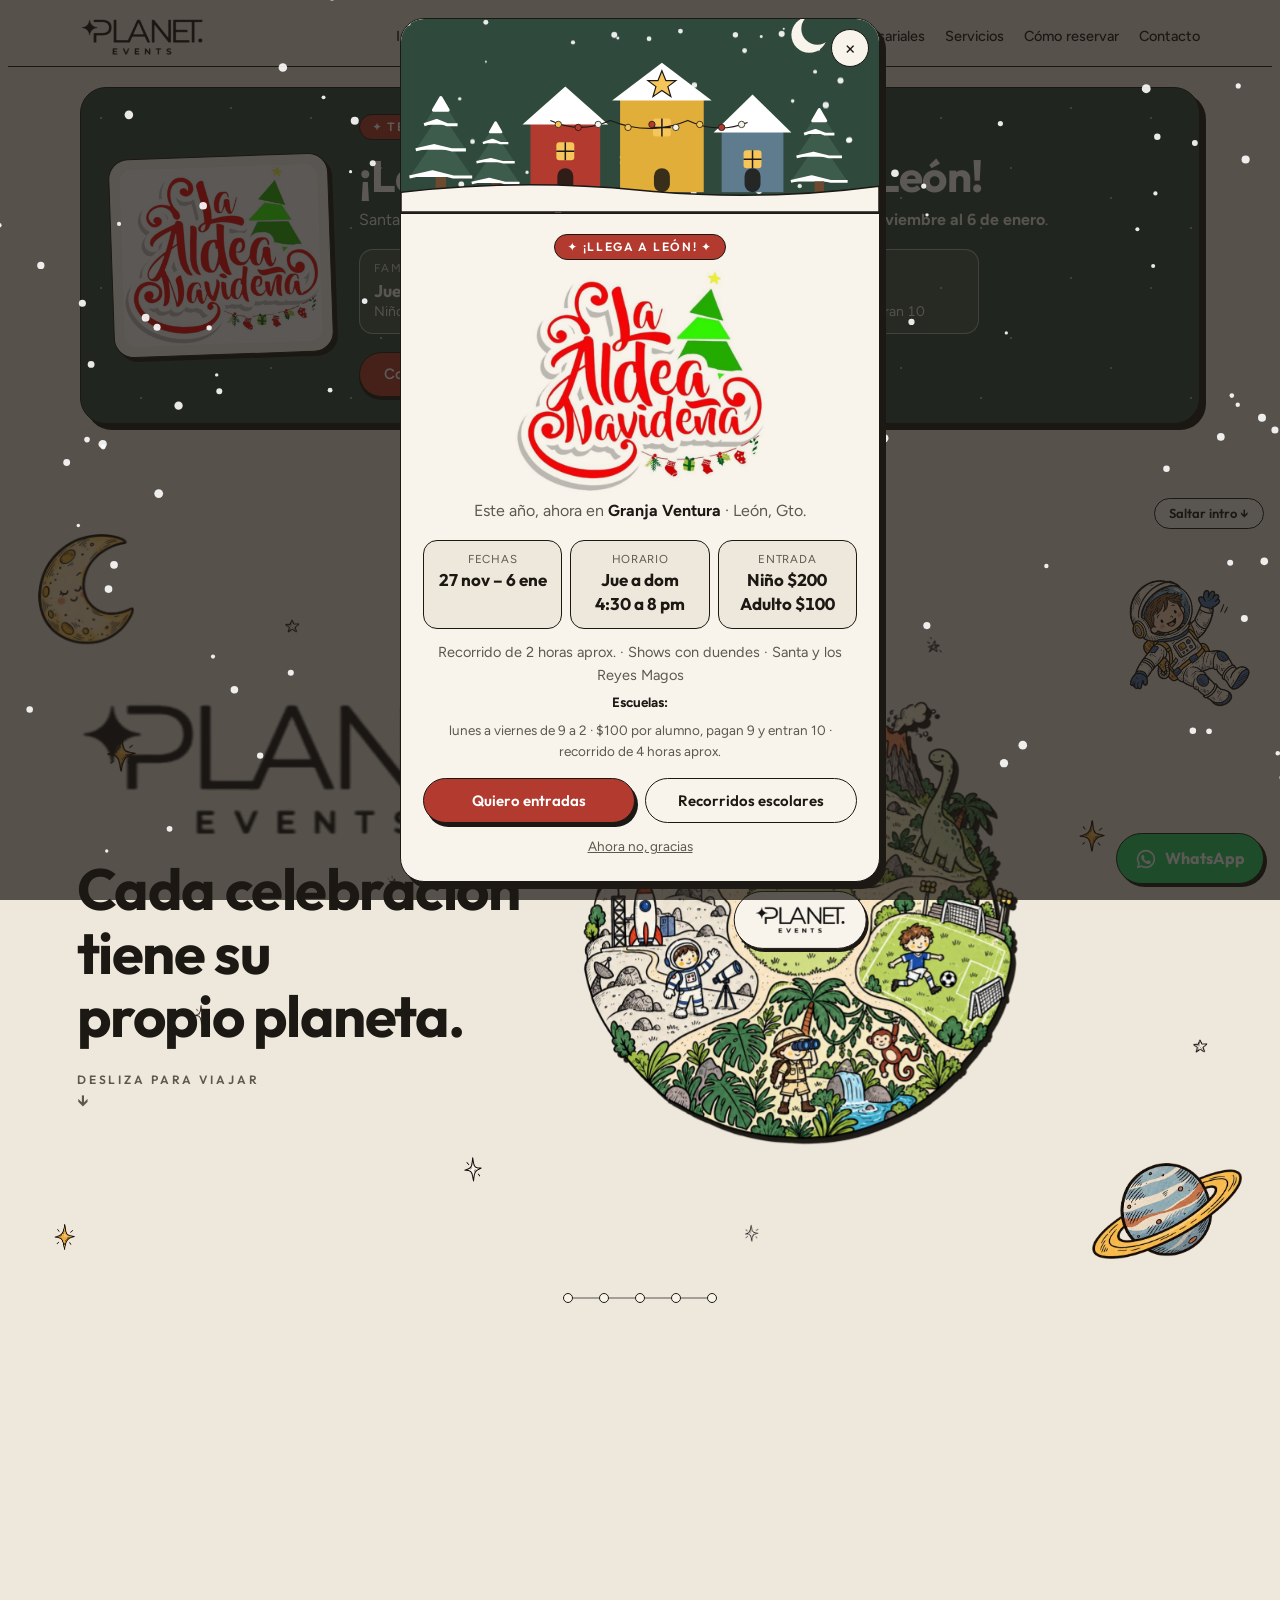
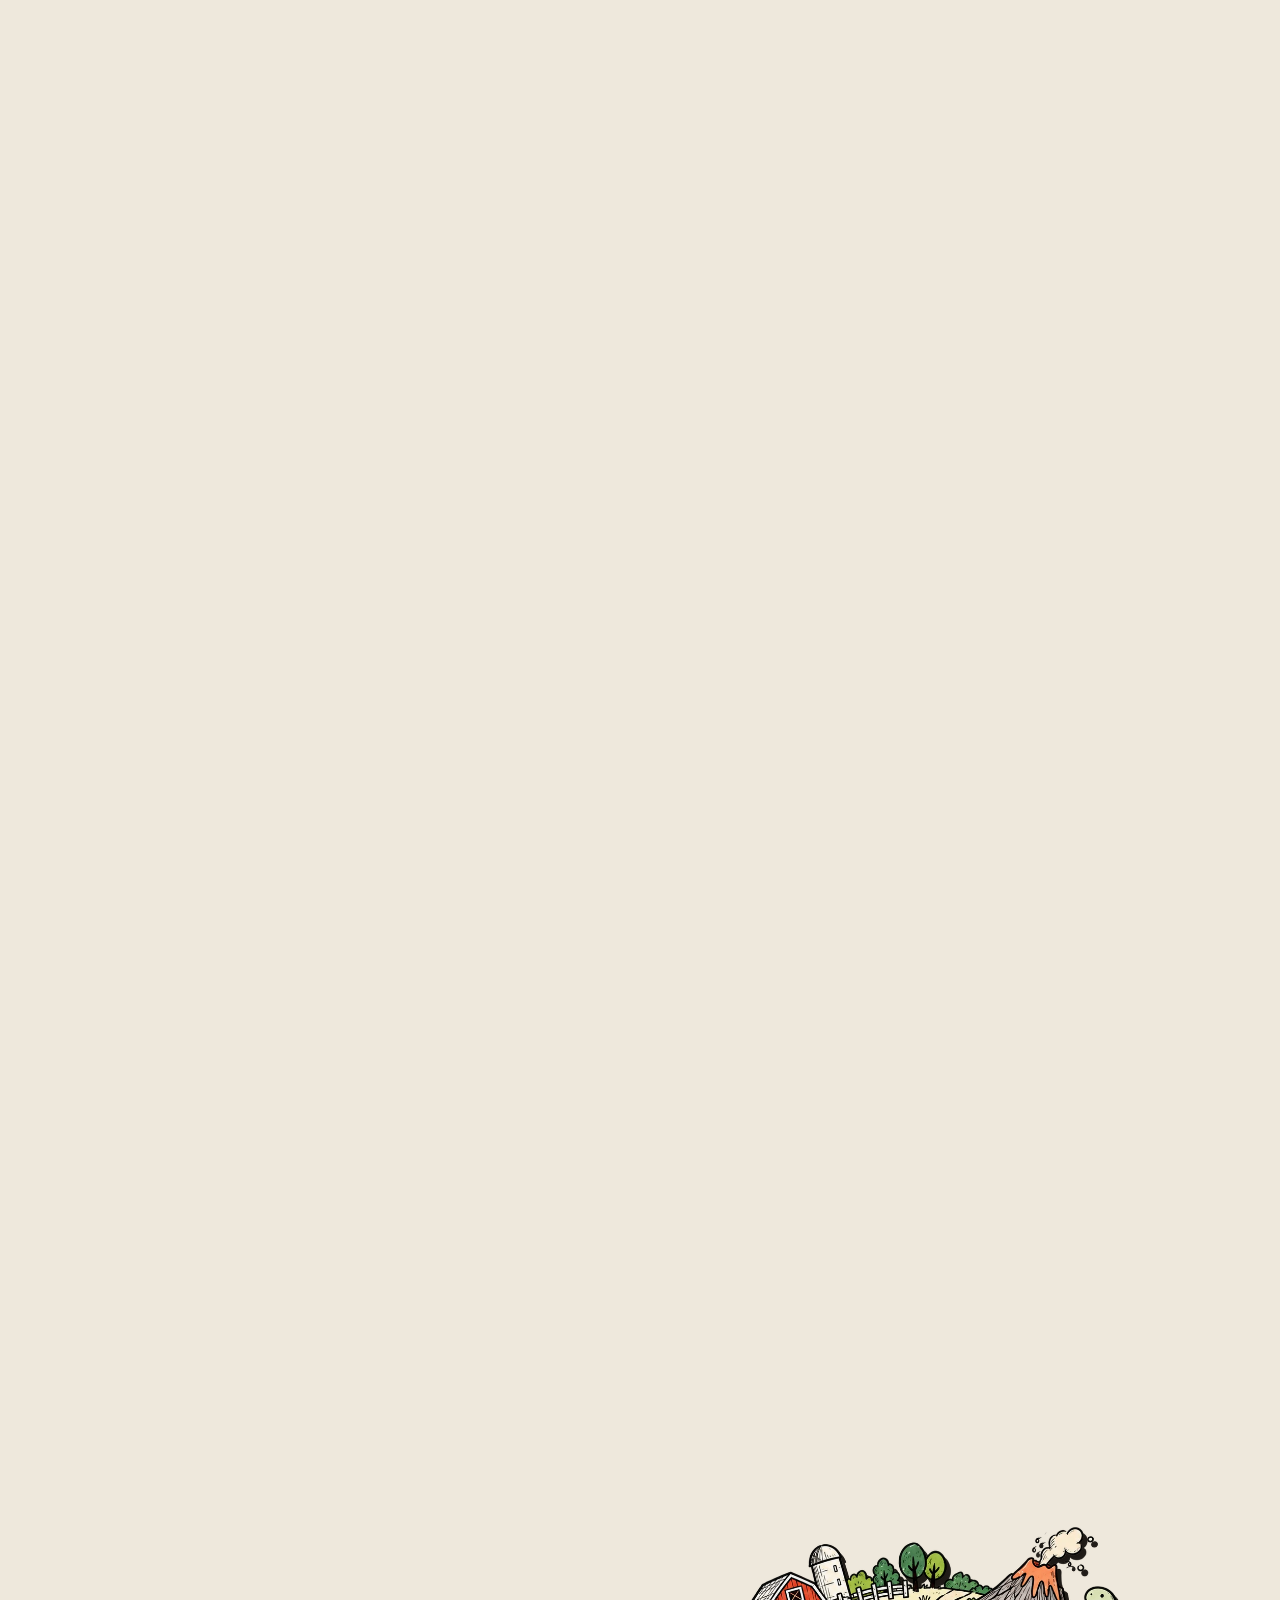
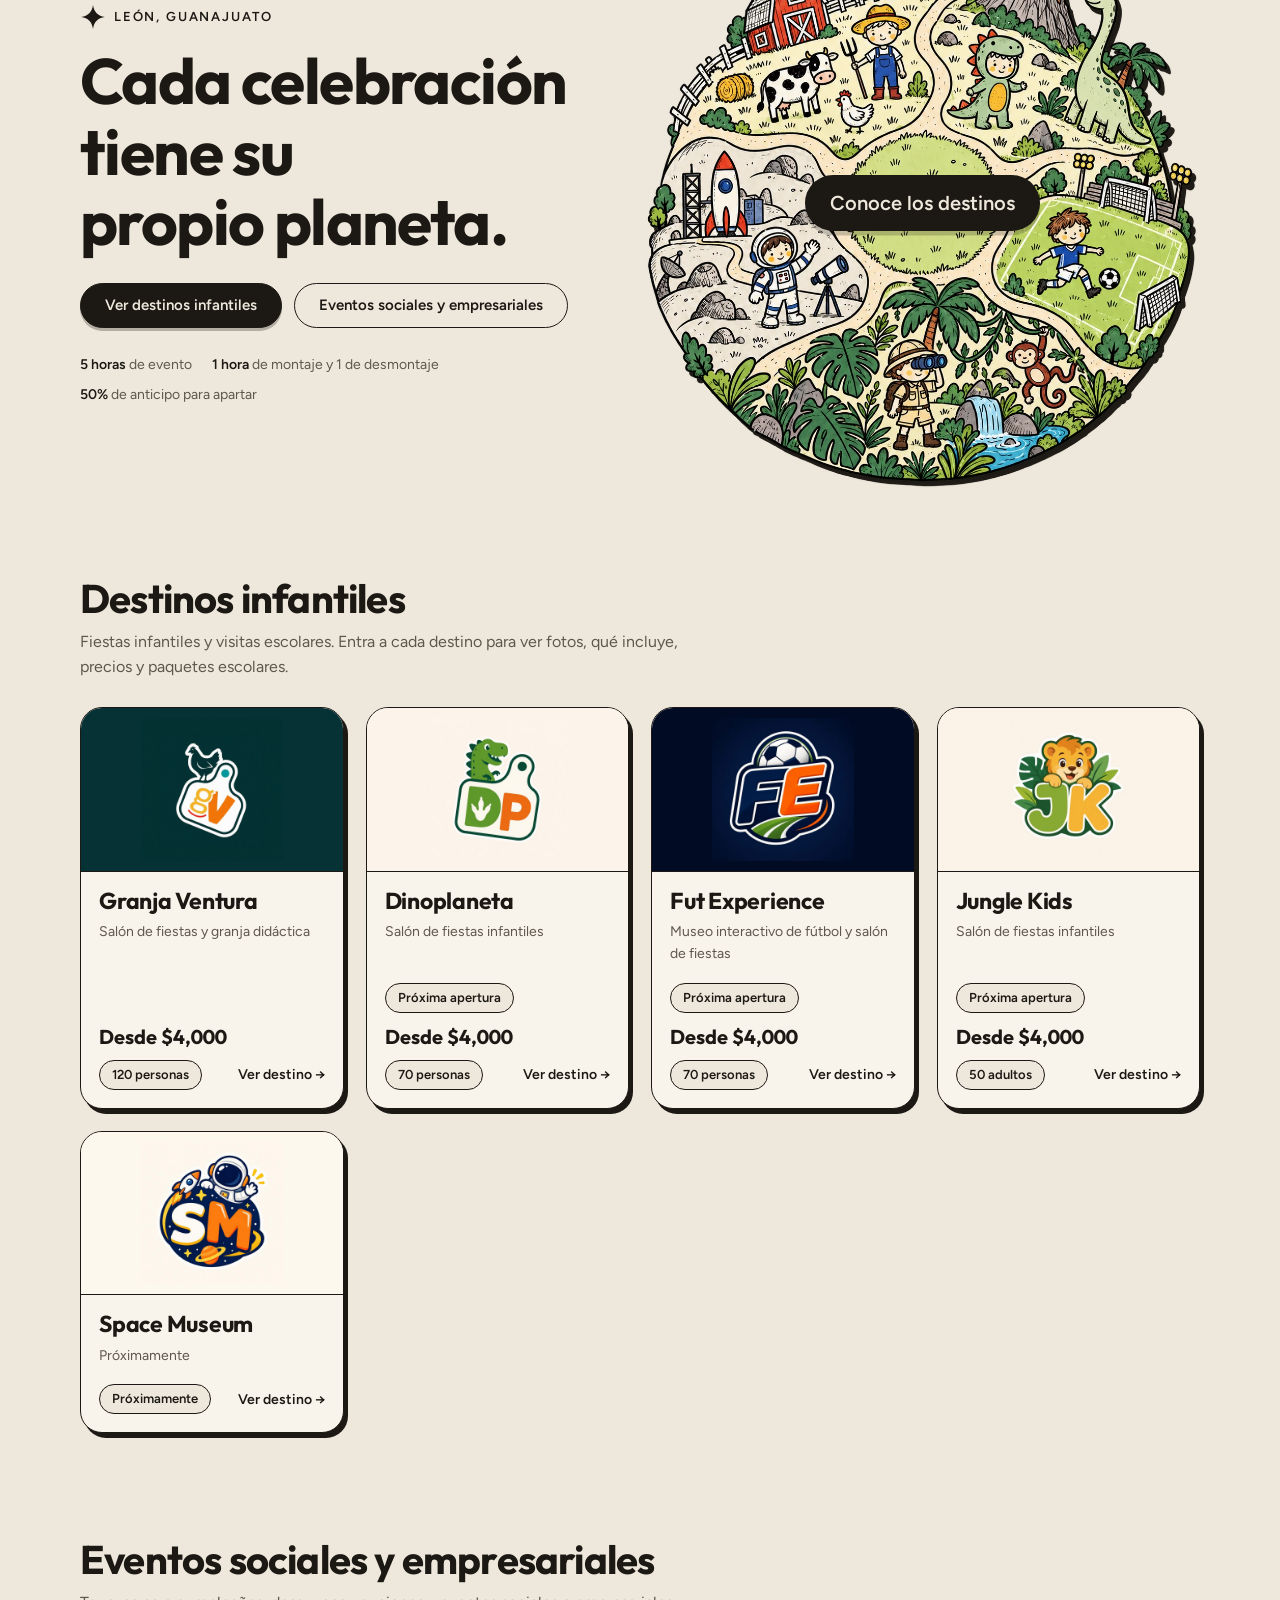
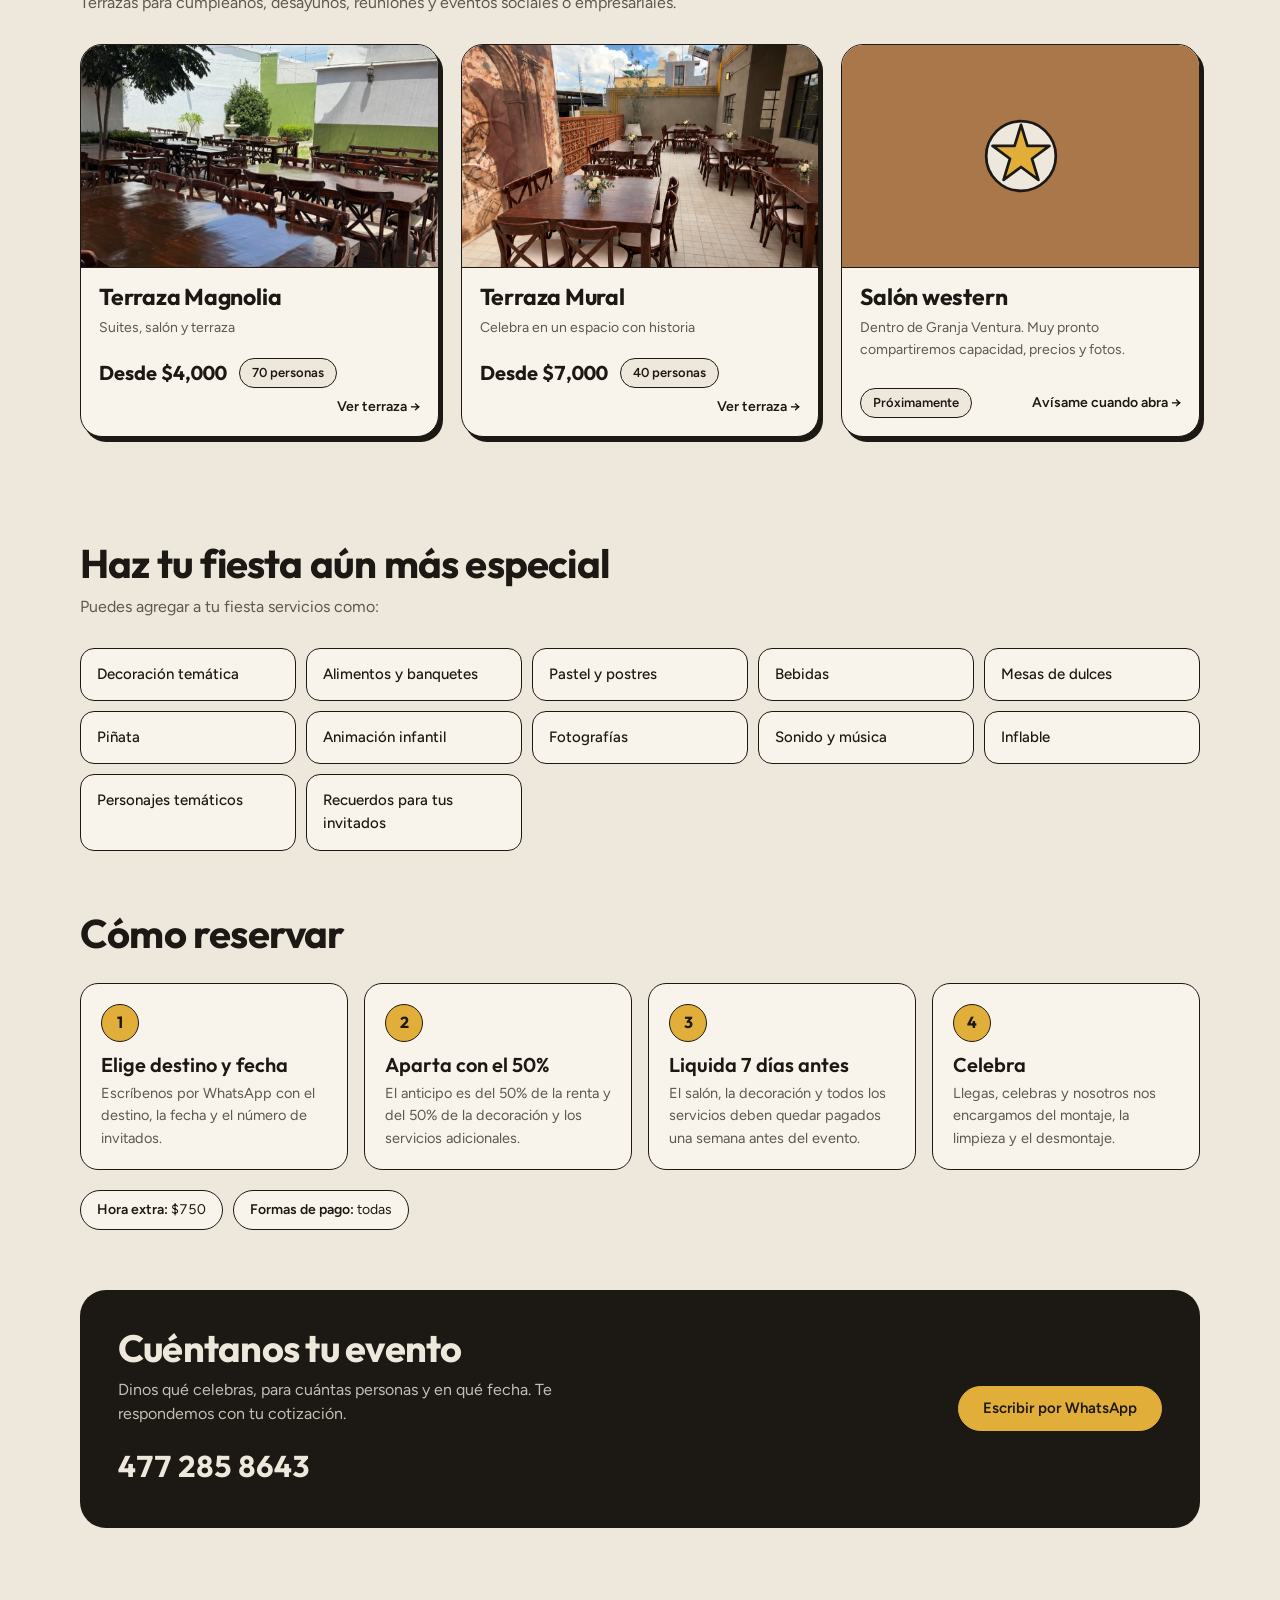
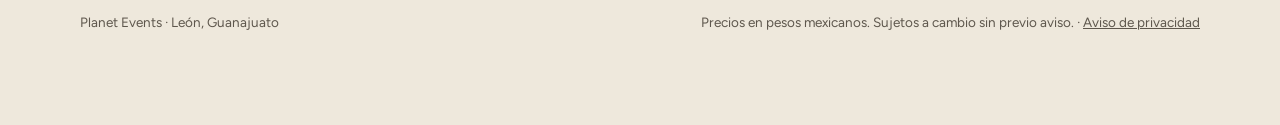
<file: index.html>
<!doctype html>
<html lang="es">
<head>
<meta charset="utf-8">
<meta name="viewport" content="width=device-width, initial-scale=1">
<meta name="description" content="Salones de fiestas infantiles, granja didáctica y visitas escolares en León, Guanajuato. Granja Ventura y terrazas para eventos. Cotiza por WhatsApp.">
<title>Planet Events León | Fiestas infantiles, granja y visitas escolares</title>
<link rel="canonical" href="https://planeteventsleon.com/">
<link rel="icon" href="/assets/logos/gv-icon.jpg">
<meta property="og:type" content="website">
<meta property="og:title" content="Planet Events León | Fiestas infantiles y visitas escolares">
<meta property="og:description" content="Salones de fiestas infantiles, granja didáctica y terrazas para eventos en León, Guanajuato.">
<meta property="og:image" content="https://planeteventsleon.com/assets/planeta.jpg">
<meta property="og:url" content="https://planeteventsleon.com/">
<meta name="claude:viewport-fit-sides" content="cover">
<link rel="preconnect" href="https://fonts.googleapis.com">
<link rel="preconnect" href="https://fonts.gstatic.com" crossorigin>
<link rel="stylesheet" href="https://fonts.googleapis.com/css2?family=Outfit:wght@500;600;700&family=Figtree:wght@400;500;600&display=swap">
<link rel="stylesheet" href="/assets/sitio.css?v=20261110b">
<link rel="stylesheet" href="/assets/aldea.css?v=20261113">
<link rel="stylesheet" href="/assets/intro.css">
<link rel="preload" as="image" href="/assets/intro/planeta.webp">

</head>
<body>
<header class="top">
  <div class="wrap top-in">
    <a class="brand" href="#inicio" aria-label="Planet Events, inicio"><img src="assets/logo.png" alt="Planet Events"></a>
    <nav aria-label="Secciones">
      <a href="#inicio">Inicio</a>
      <a href="#aldea">Aldea Navideña</a>
      <a href="#infantiles">Destinos infantiles</a>
      <a href="#adultos">Eventos sociales y empresariales</a>
      <a href="#servicios">Servicios</a>
      <a href="#reservar">Cómo reservar</a>
      <a href="#contacto">Contacto</a>
    </nav>
  </div>
</header>

<!-- ============ INICIO ============ -->
<div id="home" class="wrap">
  <!-- ============ LA ALDEA NAVIDEÑA (temporal) ============
       Se quita sola al terminar el 6 de enero de 2027 (hora de León). Para quitarla antes, borra este bloque. -->
  <section class="al-band" id="aldea" aria-labelledby="t-aldea" data-hasta="2027-01-07T00:00:00-06:00">
    <div class="alb-logo"><img src="/assets/aldea-logo.jpg" alt="" width="640" height="572"></div>
    <div class="alb-txt">
      <span class="alb-kick">✦ Temporada navideña · Granja Ventura ✦</span>
      <h2 id="t-aldea">¡La Aldea Navideña llega a León!</h2>
      <p>Santa, los Reyes Magos, la fábrica de juguetes y los duendes, del <b>27 de noviembre al 6 de enero</b>.</p>
      <ul class="alb-facts">
        <li><small>Familias</small><b>Jue a dom · 4:30 a 8 pm</b><span>Niño $200 · adulto $100</span></li>
        <li><small>Escuelas</small><b>Lun a vie · 9 a 2</b><span>$100 por alumno · pagan 9, entran 10</span></li>
      </ul>
      <p class="alb-pre" data-preventa-hasta="2026-11-28T00:00:00-06:00"><b>Preventa:</b> $100 por persona hasta el 27 de noviembre.</p>
      <div class="alb-cta">
        <a class="btn alb-main" href="/aldea-navidena/boletos/">Comprar accesos</a>
        <a class="btn alb-sec" href="/aldea-navidena-recorridos/#reservar">Reservar para mi escuela</a>
      </div>
    </div>
  </section>
  <script>
    (function () {
      var b = document.getElementById("aldea"), n = new Date();
      if (n >= new Date(b.getAttribute("data-hasta"))) { b.remove(); var l = document.querySelector('a[href="#aldea"]'); if (l) l.remove(); return; }
      var p = b.querySelector("[data-preventa-hasta]");
      if (p && n >= new Date(p.getAttribute("data-preventa-hasta"))) p.remove();
    })();
  </script>

  <!-- Intro animada (se arma con assets/intro.js) -->
  <section class="pintro" id="pintro" aria-label="Destinos de Planet Events"></section>

  <div class="hero" id="inicio">
    <div>
      <p class="eyebrow">
        <svg class="spark" viewBox="0 0 24 24" aria-hidden="true"><path d="M12 1 C12.9 7.5 16.5 11.1 23 12 C16.5 12.9 12.9 16.5 12 23 C11.1 16.5 7.5 12.9 1 12 C7.5 11.1 11.1 7.5 12 1Z" style="fill:var(--ink)"/></svg>
        León, Guanajuato
      </p>
      <h1>Cada celebración tiene su propio planeta.</h1>
      <div class="cta">
        <a class="btn btn-main" href="#infantiles">Ver destinos infantiles</a>
        <a class="btn btn-ghost" href="#adultos">Eventos sociales y empresariales</a>
      </div>
      <p class="facts"><span><b>5 horas</b> de evento</span><span><b>1 hora</b> de montaje y 1 de desmontaje</span><span><b>50%</b> de anticipo para apartar</span></p>
    </div>
    <div class="art">
      <img class="art-nueva" src="assets/intro/planeta.webp" alt="Planeta ilustrado con granja, dinosaurios, fútbol, selva y espacio" width="1100" height="1096">
      <a class="go go-nueva" href="#infantiles">Conoce los destinos</a>
    </div>
  </div>

  <section id="infantiles" aria-labelledby="t-inf">
    <div class="sec-head">
      <h2 id="t-inf">Destinos infantiles</h2>
      <p>Fiestas infantiles y visitas escolares. Entra a cada destino para ver fotos, qué incluye, precios y paquetes escolares.</p>
    </div>
    <div class="grid" id="dest-grid"></div>
  </section>

  <section id="adultos" aria-labelledby="t-ad">
    <div class="sec-head">
      <h2 id="t-ad">Eventos sociales y empresariales</h2>
      <p>Terrazas para cumpleaños, desayunos, reuniones y eventos sociales o empresariales.</p>
    </div>
    <div class="grid" id="ad-grid"></div>
  </section>

  <section id="servicios" aria-labelledby="t-svc">
    <div class="sec-head">
      <h2 id="t-svc">Haz tu fiesta aún más especial</h2>
      <p>Puedes agregar a tu fiesta servicios como:</p>
    </div>
    <ul class="svc" id="svc-list"></ul>
  </section>

  <section id="reservar" aria-labelledby="t-res" style="padding-top:8px">
    <div class="sec-head">
      <h2 id="t-res">Cómo reservar</h2>
    </div>
    <ol class="steps">
      <li><h3>Elige destino y fecha</h3><p>Escríbenos por WhatsApp con el destino, la fecha y el número de invitados.</p></li>
      <li><h3>Aparta con el 50%</h3><p>El anticipo es del 50% de la renta y del 50% de la decoración y los servicios adicionales.</p></li>
      <li><h3>Liquida 7 días antes</h3><p>El salón, la decoración y todos los servicios deben quedar pagados una semana antes del evento.</p></li>
      <li><h3>Celebra</h3><p>Llegas, celebras y nosotros nos encargamos del montaje, la limpieza y el desmontaje.</p></li>
    </ol>
    <div class="rules">
      <span><b>Hora extra:</b> <span class="num" id="hx">$750</span></span>
      <span><b>Formas de pago:</b> todas</span>
    </div>
  </section>

  <section id="contacto" aria-labelledby="t-con" style="padding-top:8px">
    <div class="contact">
      <div>
        <h2 id="t-con">Cuéntanos tu evento</h2>
        <p>Dinos qué celebras, para cuántas personas y en qué fecha. Te respondemos con tu cotización.</p>
        <a class="num-big num" id="phone-text" href="tel:+524772858643" style="display:block;color:inherit;text-decoration:none">477 285 8643</a>
      </div>
      <a class="btn" id="contact-wa" href="#contacto">Escribir por WhatsApp</a>
    </div>
  </section>
</div>

<!-- ============ PÁGINA DE DESTINO ============ -->
<div id="detail" class="wrap" hidden></div>

<footer class="wrap">
  <span>Planet Events · León, Guanajuato</span>
  <span>Precios en pesos mexicanos. Sujetos a cambio sin previo aviso. · <a href="/aviso-de-privacidad/" style="color:inherit">Aviso de privacidad</a></span>
</footer>

<script src="/assets/medicion.js?v=20261125"></script>
<script src="/assets/sitio.js?v=20261110b"></script>
<script src="/assets/aldea.js?v=20261109"></script>
<script src="/assets/intro.js"></script>

</body>
</html>
</file>
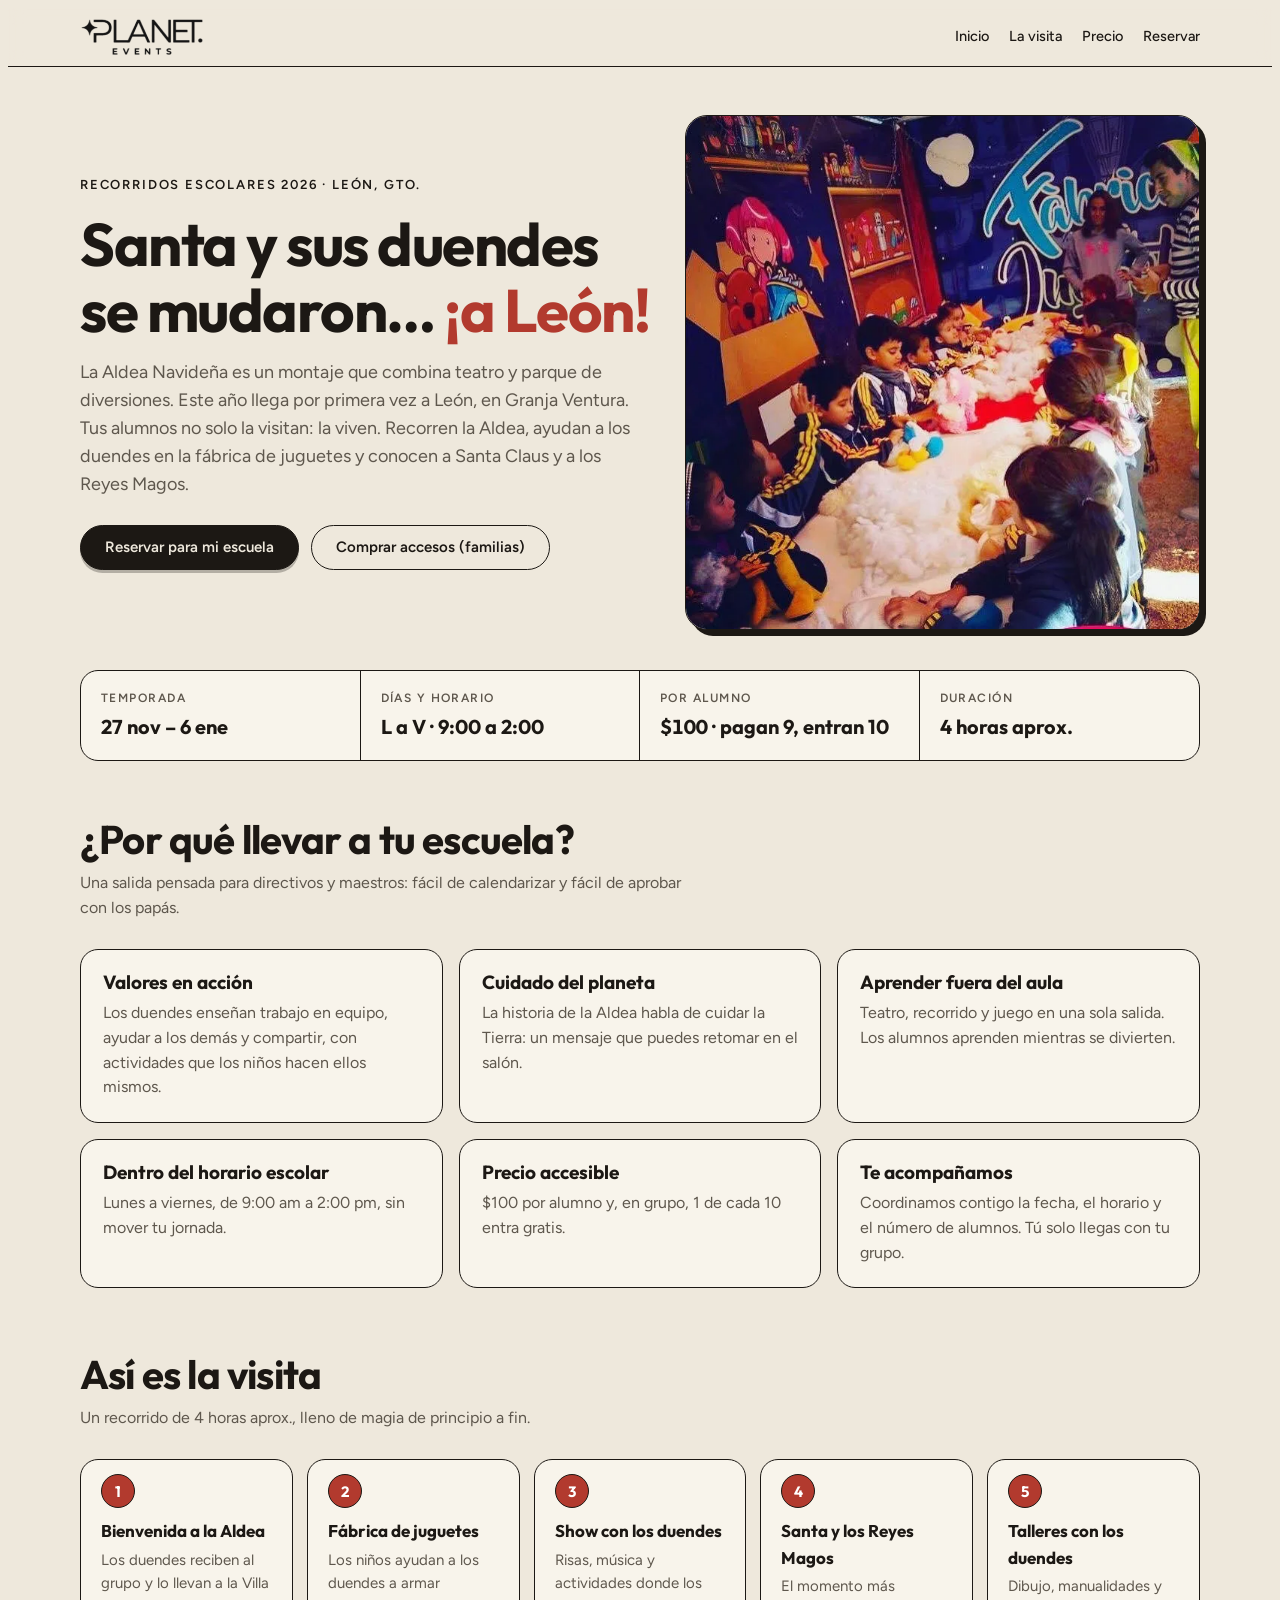
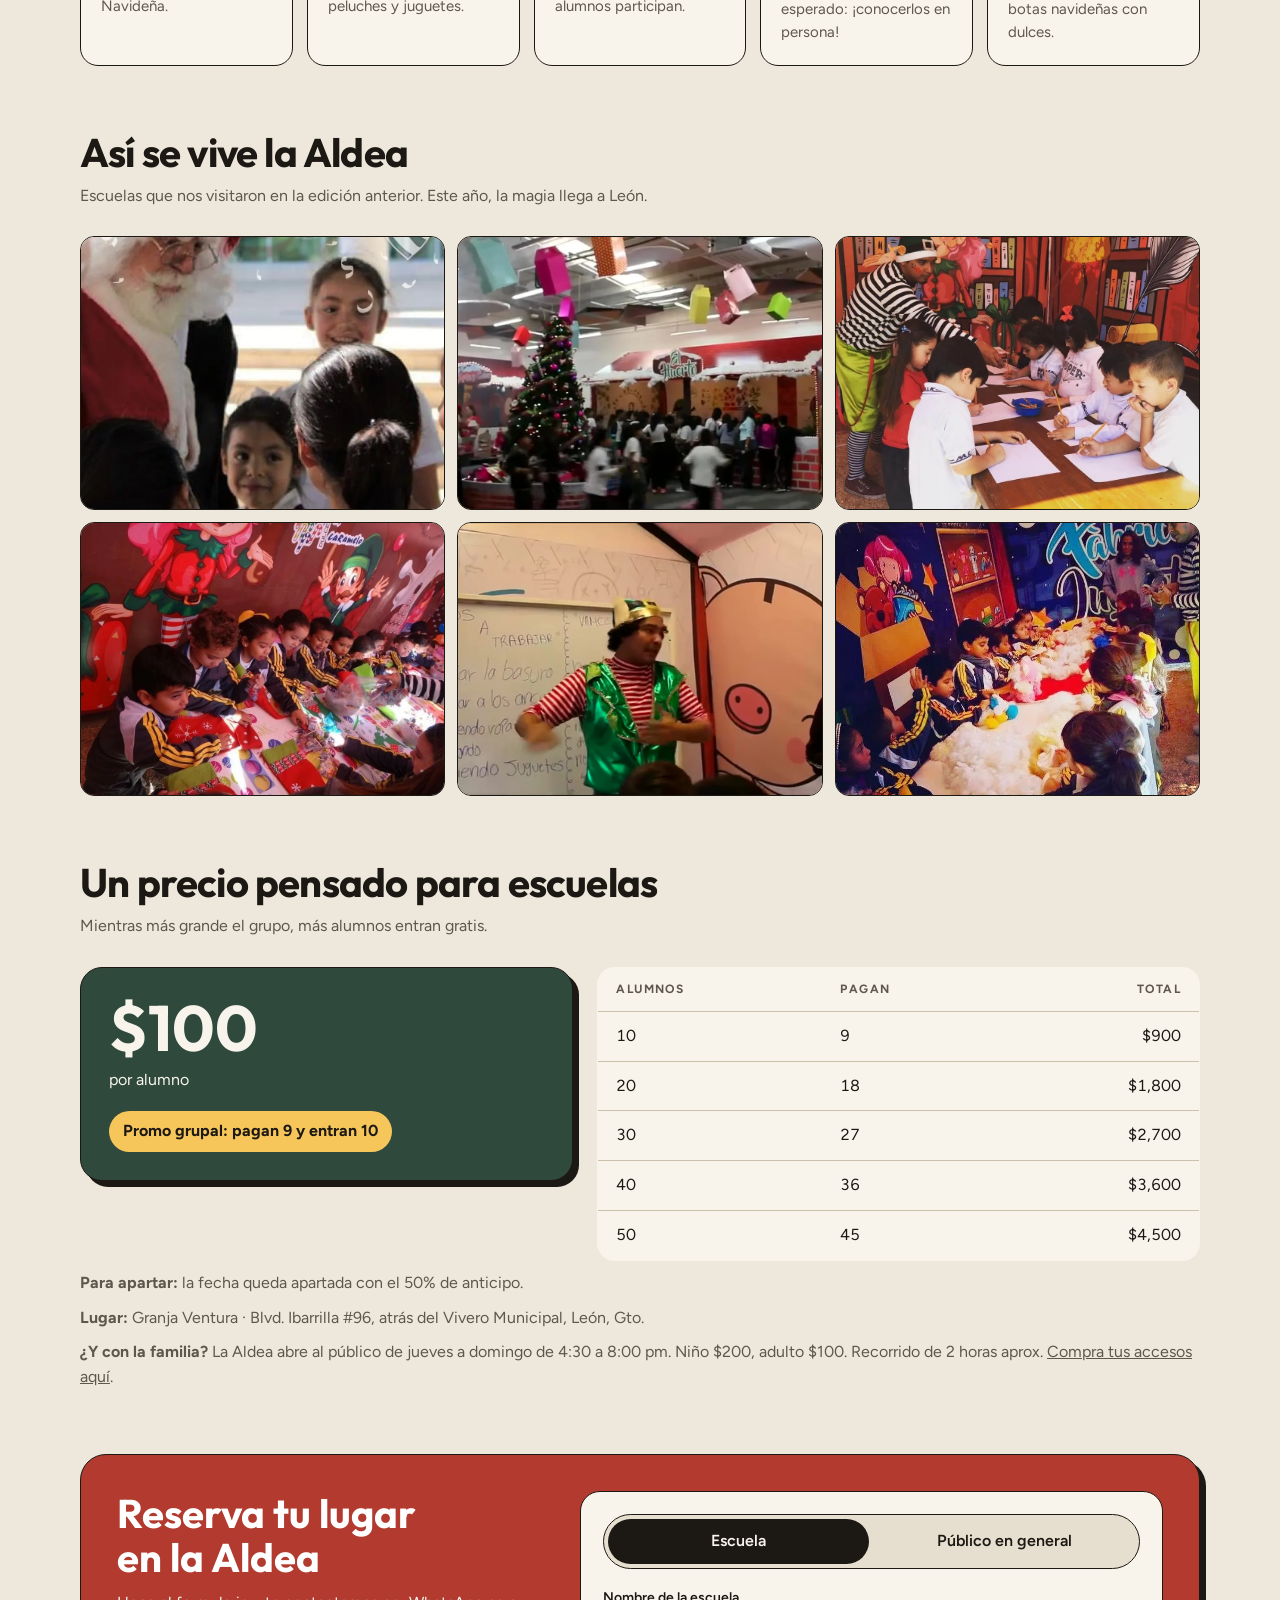
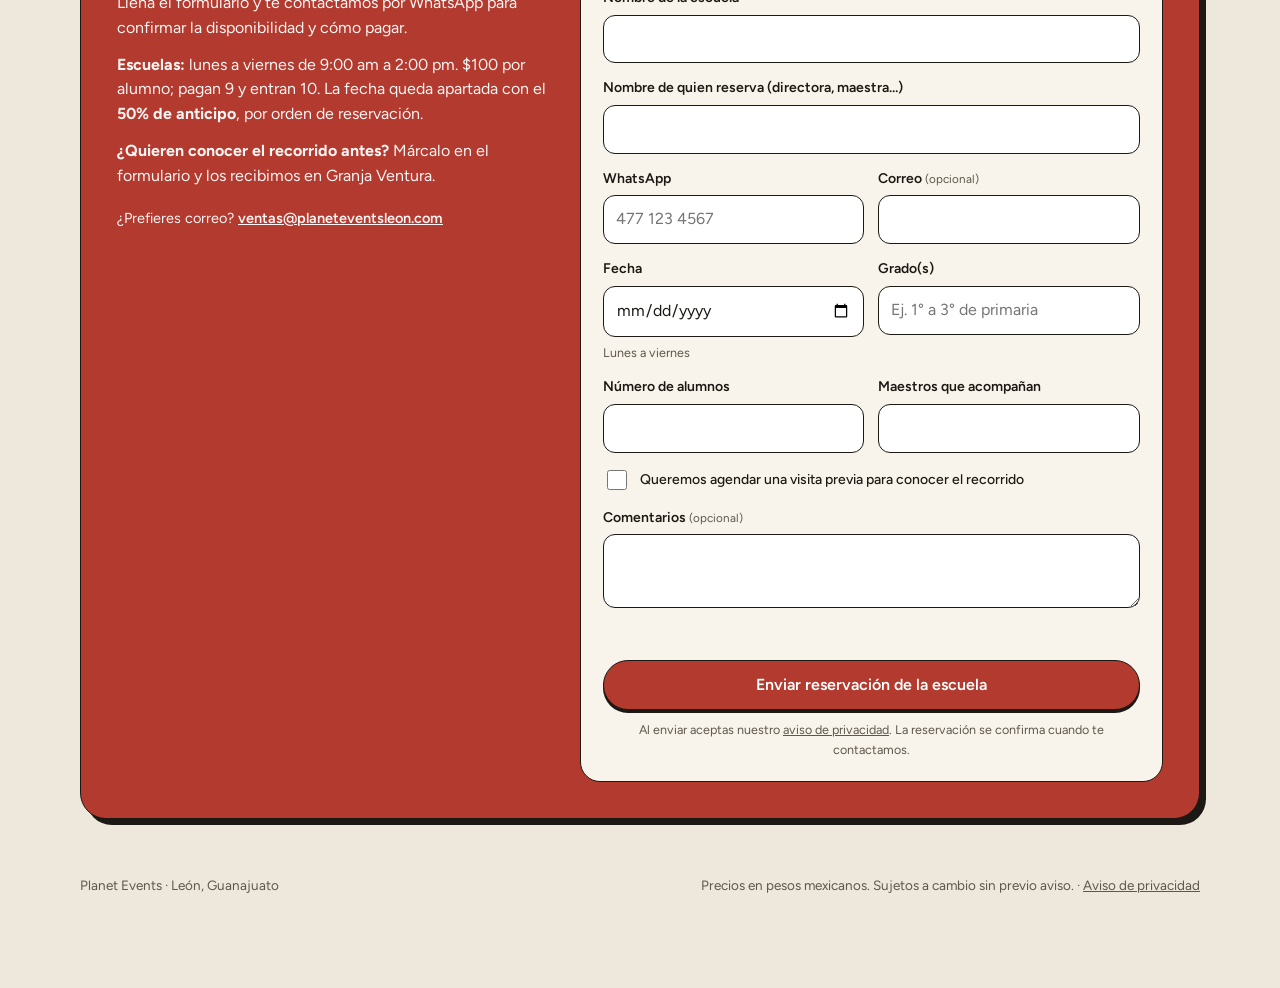
<file: aldea-navidena-recorridos/index.html>
<!doctype html>
<html lang="es">
<head>
<meta charset="utf-8">
<meta name="viewport" content="width=device-width, initial-scale=1">
<title>La Aldea Navideña | Recorridos escolares y público en general en León · Planet Events</title>
<meta name="description" content="Recorridos escolares a La Aldea Navideña en Granja Ventura, León, Gto. Del 27 de noviembre al 6 de enero, lunes a viernes de 9:00 a 2:00. Recorrido de 4 horas aprox. $100 por alumno, en grupo pagan 9 y entran 10.">
<link rel="canonical" href="https://planeteventsleon.com/aldea-navidena-recorridos/">
<link rel="icon" href="/assets/logos/gv-icon.jpg">
<meta property="og:type" content="website">
<meta property="og:title" content="La Aldea Navideña · Recorridos escolares en León">
<meta property="og:description" content="Santa y sus duendes se mudaron a León. Recorridos escolares en Granja Ventura: $100 por alumno, pagan 9 y entran 10.">
<meta property="og:image" content="https://planeteventsleon.com/assets/aldea/fabrica.webp">
<meta property="og:url" content="https://planeteventsleon.com/aldea-navidena-recorridos/">
<link rel="preconnect" href="https://fonts.googleapis.com">
<link rel="preconnect" href="https://fonts.gstatic.com" crossorigin>
<link rel="stylesheet" href="https://fonts.googleapis.com/css2?family=Outfit:wght@500;600;700&family=Figtree:wght@400;500;600&display=swap">
<link rel="stylesheet" href="/assets/sitio.css">
<style>
  :root { --xmas: #B23A2E; --pine: #2F4A3D; }
  .al-hero { display: grid; grid-template-columns: 1.05fr .95fr; gap: 36px; align-items: center; padding-block: 48px 40px; }
  .al-hero h1 { font-size: clamp(36px, 5.6vw, 60px); font-weight: 700; letter-spacing: -0.025em; }
  .al-hero h1 em { font-style: normal; color: var(--xmas); }
  .al-hero .lead { margin-top: 16px; font-size: 18px; color: var(--muted); max-width: 52ch; }
  .al-hero .cta { margin-top: 26px; display: flex; gap: 12px; flex-wrap: wrap; }
  .al-hero figure { margin: 0; border: 1.5px solid var(--ink); border-radius: 22px; overflow: hidden; box-shadow: 6px 6px 0 var(--ink); background: var(--paper); }
  .al-hero figure img { display: block; width: 100%; height: auto; aspect-ratio: 1 / 1; object-fit: cover; }
  .facts-row { display: grid; grid-template-columns: repeat(4, 1fr); border: 1.5px solid var(--ink); border-radius: 18px; background: var(--paper); overflow: hidden; }
  .facts-row div { padding: 18px 20px; border-right: 1.5px solid var(--ink); }
  .facts-row div:last-child { border-right: 0; }
  .facts-row small { display: block; font-size: 12px; font-weight: 600; letter-spacing: .12em; text-transform: uppercase; color: var(--muted); }
  .facts-row strong { display: block; margin-top: 4px; font-family: var(--font-display); font-size: 20px; }
  .al-sec { padding-block: 56px 8px; }
  .why { display: grid; grid-template-columns: repeat(3, 1fr); gap: 16px; }
  .why article { background: var(--paper); border: 1.5px solid var(--ink); border-radius: 18px; padding: 22px; }
  .why h3 { font-size: 19px; }
  .why p { margin-top: 8px; color: var(--muted); }
  .steps { list-style: none; padding: 0; margin: 0; display: grid; grid-template-columns: repeat(5, 1fr); gap: 14px; counter-reset: s; }
  .steps li { counter-increment: s; border-top: 1.5px solid var(--ink); padding-top: 14px; }
  .steps li::before { content: counter(s); display: inline-grid; place-items: center; width: 32px; height: 32px; border-radius: 50%; background: var(--xmas); color: #fff; font: 700 15px var(--font-display); margin-bottom: 10px; }
  .steps b { display: block; font-family: var(--font-display); font-size: 17px; }
  .steps span { display: block; margin-top: 4px; color: var(--muted); font-size: 15px; }
  .gal { display: grid; grid-template-columns: repeat(3, 1fr); gap: 12px; }
  .gal img { width: 100%; height: 100%; aspect-ratio: 4 / 3; object-fit: cover; border-radius: 14px; border: 1.5px solid var(--ink); display: block; }
  .price { display: grid; grid-template-columns: .9fr 1.1fr; gap: 24px; align-items: start; }
  .price .big { background: var(--pine); color: #F8F4EB; border: 1.5px solid var(--ink); border-radius: 22px; padding: 28px; box-shadow: 6px 6px 0 var(--ink); }
  .price .big .num { font: 700 64px/1 var(--font-display); }
  .price .big p { margin-top: 8px; }
  .price .big .promo { margin-top: 18px; display: inline-block; background: #F6C65B; color: var(--ink); font-weight: 700; padding: 8px 14px; border-radius: 999px; }
  table { width: 100%; border-collapse: collapse; background: var(--paper); border: 1.5px solid var(--ink); border-radius: 18px; overflow: hidden; font-variant-numeric: tabular-nums; }
  th, td { padding: 12px 18px; text-align: left; border-bottom: 1px solid var(--line); }
  th { font-size: 12px; letter-spacing: .12em; text-transform: uppercase; color: var(--muted); }
  td:last-child, th:last-child { text-align: right; }
  tr:last-child td { border-bottom: 0; }
  .book { margin-block: 56px 24px; display: grid; grid-template-columns: .85fr 1.15fr; gap: 32px; align-items: start; background: var(--xmas); color: #fff; border: 1.5px solid var(--ink); border-radius: 26px; padding: 36px; box-shadow: 6px 6px 0 var(--ink); scroll-margin-top: 80px; }
  .book h2 { font-size: clamp(28px, 4vw, 40px); font-weight: 700; }
  .book-info p { margin-top: 12px; opacity: .95; }
  .book .mail { margin-top: 18px; font-size: 14.5px; }
  .book .mail a { color: #fff; font-weight: 600; }
  .rf, .rf-ok { background: var(--paper); color: var(--ink); border: 1.5px solid var(--ink); border-radius: 20px; padding: 22px; }
  .seg { display: grid; grid-template-columns: 1fr 1fr; gap: 4px; padding: 4px; background: var(--band); border: 1.5px solid var(--ink); border-radius: 999px; }
  .seg button { border: 0; background: transparent; border-radius: 999px; padding: 10px 12px; font-weight: 600; cursor: pointer; transition: background-color .18s ease-out, color .18s ease-out; }
  .seg button[aria-selected="true"] { background: var(--ink); color: var(--paper); }
  .seg button:active { transform: scale(.97); }
  .rf-grid { margin-top: 18px; display: grid; grid-template-columns: 1fr 1fr; gap: 14px 14px; }
  .rf-grid .full { grid-column: 1 / -1; }
  .rf label { display: flex; flex-direction: column; gap: 6px; font-size: 14px; font-weight: 600; }
  .rf label small { font-weight: 400; color: var(--muted); }
  .rf input, .rf select, .rf textarea { font: inherit; font-weight: 400; font-size: 16px; color: var(--ink); background: #fff; border: 1.5px solid var(--ink); border-radius: 12px; padding: 11px 12px; width: 100%; min-height: 46px; transition: box-shadow .15s ease-out; }
  .rf textarea { resize: vertical; min-height: 64px; }
  .rf input:focus, .rf select:focus, .rf textarea:focus { outline: none; box-shadow: 0 0 0 3px #F6C65B; }
  .rf [aria-invalid="true"] { border-color: var(--xmas); box-shadow: 0 0 0 3px rgba(178, 58, 46, .18); }
  .rf .chk { flex-direction: row; align-items: center; gap: 10px; font-weight: 500; }
  .rf .chk input { width: 20px; min-height: 20px; height: 20px; accent-color: var(--xmas); flex: none; }
  .rf .hint { font-weight: 400; color: var(--muted); font-size: 12.5px; }
  .rf .hp { position: absolute; left: -9999px; width: 1px; height: 1px; overflow: hidden; }
  .rf .est { margin-top: 16px; font-size: 15px; min-height: 1.5em; font-variant-numeric: tabular-nums; }
  .rf .err { margin-top: 10px; color: var(--xmas); font-weight: 600; font-size: 14.5px; }
  .rf-send { margin-top: 14px; width: 100%; background: var(--xmas); color: #fff; border-color: var(--ink); font-size: 16px; padding: 16px 24px; box-shadow: 0 3px 0 var(--ink); transition: transform .12s ease-out, opacity .15s ease-out; }
  .rf-send:active { transform: translateY(2px) scale(.99); box-shadow: 0 1px 0 var(--ink); }
  .rf-send[disabled] { opacity: .65; cursor: progress; }
  .rf .fine { margin-top: 10px; font-size: 12.5px; color: var(--muted); text-align: center; }
  .rf-ok { text-align: center; padding-block: 36px; animation: okin .32s cubic-bezier(.23, 1, .32, 1); }
  .rf-ok h3 { font-size: 24px; margin-top: 12px; }
  .rf-ok p { margin-top: 8px; color: var(--muted); }
  .rf-ok .ok-ico { display: inline-grid; place-items: center; width: 56px; height: 56px; border-radius: 50%; background: var(--pine); color: #fff; font-size: 28px; font-weight: 700; }
  .rf-ok .ok-wa { margin-top: 18px; background: var(--ink); color: var(--paper); }
  .rf-ok .ok-otra { display: block; margin: 14px auto 0; background: none; border: 0; text-decoration: underline; cursor: pointer; color: var(--muted); }
  @keyframes okin { from { opacity: 0; transform: translateY(6px) scale(.98); } to { opacity: 1; transform: none; } }
  @media (prefers-reduced-motion: reduce) { .rf-ok { animation: none; } }
  [hidden] { display: none !important; }
  .where-box { margin-top: 10px; color: var(--muted); }
  @media (max-width: 860px) {
    .al-hero, .price, .book { grid-template-columns: 1fr; }
    .al-hero figure { order: -1; max-width: 460px; }
    .facts-row { grid-template-columns: 1fr 1fr; }
    .facts-row div:nth-child(2) { border-right: 0; }
    .facts-row div:nth-child(-n+2) { border-bottom: 1.5px solid var(--ink); }
    .why { grid-template-columns: 1fr; }
    .steps { grid-template-columns: 1fr; }
    .gal { grid-template-columns: 1fr 1fr; }
    .book { padding: 20px; }
    .rf { padding: 16px; }
    .rf-grid { grid-template-columns: 1fr; }
  }
</style>
</head>
<body>
<header class="top">
  <div class="wrap top-in">
    <a class="brand" href="/" aria-label="Planet Events, inicio"><img src="/assets/logo.png" alt="Planet Events"></a>
    <nav aria-label="Secciones">
      <a href="/">Inicio</a>
      <a href="#visita">La visita</a>
      <a href="#precio">Precio</a>
      <a href="#reservar">Reservar</a>
    </nav>
  </div>
</header>

<main class="wrap">
  <section class="al-hero">
    <div>
      <p class="eyebrow">Recorridos escolares 2026 · León, Gto.</p>
      <h1>Santa y sus duendes se mudaron… <em>¡a León!</em></h1>
      <p class="lead">La Aldea Navideña es un montaje que combina teatro y parque de diversiones. Este año llega por primera vez a León, en Granja Ventura. Tus alumnos no solo la visitan: la viven. Recorren la Aldea, ayudan a los duendes en la fábrica de juguetes y conocen a Santa Claus y a los Reyes Magos.</p>
      <div class="cta">
        <a class="btn btn-main" href="#reservar" data-ir="escuela">Reservar para mi escuela</a>
        <a class="btn btn-ghost" href="/aldea-navidena/boletos/">Comprar accesos (familias)</a>
      </div>
    </div>
    <figure><img src="/assets/aldea/fabrica.webp" alt="Alumnos armando peluches en la fábrica de juguetes de los duendes" width="683" height="683"></figure>
  </section>

  <div class="facts-row">
    <div><small>Temporada</small><strong>27 nov – 6 ene</strong></div>
    <div><small>Días y horario</small><strong>L a V · 9:00 a 2:00</strong></div>
    <div><small>Por alumno</small><strong><span class="num">$100</span> · pagan 9, entran 10</strong></div>
    <div><small>Duración</small><strong>4 horas aprox.</strong></div>
  </div>

  <section class="al-sec" aria-labelledby="t-why">
    <div class="sec-head"><h2 id="t-why">¿Por qué llevar a tu escuela?</h2><p>Una salida pensada para directivos y maestros: fácil de calendarizar y fácil de aprobar con los papás.</p></div>
    <div class="why">
      <article><h3>Valores en acción</h3><p>Los duendes enseñan trabajo en equipo, ayudar a los demás y compartir, con actividades que los niños hacen ellos mismos.</p></article>
      <article><h3>Cuidado del planeta</h3><p>La historia de la Aldea habla de cuidar la Tierra: un mensaje que puedes retomar en el salón.</p></article>
      <article><h3>Aprender fuera del aula</h3><p>Teatro, recorrido y juego en una sola salida. Los alumnos aprenden mientras se divierten.</p></article>
      <article><h3>Dentro del horario escolar</h3><p>Lunes a viernes, de 9:00 am a 2:00 pm, sin mover tu jornada.</p></article>
      <article><h3>Precio accesible</h3><p>$100 por alumno y, en grupo, 1 de cada 10 entra gratis.</p></article>
      <article><h3>Te acompañamos</h3><p>Coordinamos contigo la fecha, el horario y el número de alumnos. Tú solo llegas con tu grupo.</p></article>
    </div>
  </section>

  <section class="al-sec" id="visita" aria-labelledby="t-vis">
    <div class="sec-head"><h2 id="t-vis">Así es la visita</h2><p>Un recorrido de 4 horas aprox., lleno de magia de principio a fin.</p></div>
    <ol class="steps">
      <li><b>Bienvenida a la Aldea</b><span>Los duendes reciben al grupo y lo llevan a la Villa Navideña.</span></li>
      <li><b>Fábrica de juguetes</b><span>Los niños ayudan a los duendes a armar peluches y juguetes.</span></li>
      <li><b>Show con los duendes</b><span>Risas, música y actividades donde los alumnos participan.</span></li>
      <li><b>Santa y los Reyes Magos</b><span>El momento más esperado: ¡conocerlos en persona!</span></li>
      <li><b>Talleres con los duendes</b><span>Dibujo, manualidades y botas navideñas con dulces.</span></li>
    </ol>
  </section>

  <section class="al-sec" aria-labelledby="t-gal">
    <div class="sec-head"><h2 id="t-gal">Así se vive la Aldea</h2><p>Escuelas que nos visitaron en la edición anterior. Este año, la magia llega a León.</p></div>
    <div class="gal">
      <img src="/assets/aldea/santa.webp" alt="Alumnos conociendo a Santa Claus" loading="lazy" width="945" height="605">
      <img src="/assets/aldea/aldea.webp" alt="Grupo escolar recorriendo la Villa Navideña" loading="lazy" width="1200" height="673">
      <img src="/assets/aldea/taller.webp" alt="Taller de dibujo con un duende" loading="lazy" width="960" height="954">
      <img src="/assets/aldea/botas.webp" alt="Alumnos decorando botas navideñas" loading="lazy" width="960" height="720">
      <img src="/assets/aldea/duende.webp" alt="Duende dando una actividad al grupo" loading="lazy" width="1200" height="673">
      <img src="/assets/aldea/fabrica.webp" alt="Fábrica de juguetes de los duendes" loading="lazy" width="683" height="683">
    </div>
  </section>

  <section class="al-sec" id="precio" aria-labelledby="t-pre">
    <div class="sec-head"><h2 id="t-pre">Un precio pensado para escuelas</h2><p>Mientras más grande el grupo, más alumnos entran gratis.</p></div>
    <div class="price">
      <div class="big">
        <div class="num">$100</div>
        <p>por alumno</p>
        <span class="promo">Promo grupal: pagan 9 y entran 10</span>
      </div>
      <table>
        <thead><tr><th>Alumnos</th><th>Pagan</th><th>Total</th></tr></thead>
        <tbody>
          <tr><td>10</td><td>9</td><td>$900</td></tr>
          <tr><td>20</td><td>18</td><td>$1,800</td></tr>
          <tr><td>30</td><td>27</td><td>$2,700</td></tr>
          <tr><td>40</td><td>36</td><td>$3,600</td></tr>
          <tr><td>50</td><td>45</td><td>$4,500</td></tr>
        </tbody>
      </table>
    </div>
    <p class="where-box"><b>Para apartar:</b> la fecha queda apartada con el 50% de anticipo.</p>
    <p class="where-box"><b>Lugar:</b> Granja Ventura · Blvd. Ibarrilla #96, atrás del Vivero Municipal, León, Gto.</p>
    <p class="where-box"><b>¿Y con la familia?</b> La Aldea abre al público de jueves a domingo de 4:30 a 8:00 pm. Niño $200, adulto $100. Recorrido de 2 horas aprox. <a href="/aldea-navidena/boletos/">Compra tus accesos aquí</a>.</p>
  </section>

  <section class="book" id="reservar" aria-labelledby="t-book">
    <div class="book-info">
      <h2 id="t-book">Reserva tu lugar en la Aldea</h2>
      <p>Llena el formulario y te contactamos por WhatsApp para confirmar la disponibilidad y cómo pagar.</p>
      <div class="book-opt" data-solo="escuela">
        <p><b>Escuelas:</b> lunes a viernes de 9:00 am a 2:00 pm. $100 por alumno; pagan 9 y entran 10. La fecha queda apartada con el <b>50% de anticipo</b>, por orden de reservación.</p>
        <p><b>¿Quieren conocer el recorrido antes?</b> Márcalo en el formulario y los recibimos en Granja Ventura.</p>
      </div>
      <div class="book-opt" data-solo="publico" hidden>
        <p><b>Público en general:</b> jueves a domingo de 4:30 a 8:00 pm. Niño $200, adulto $100. Recorrido de 2 horas aprox.</p>
        <p class="pre-txt" hidden><b>Preventa:</b> $100 por persona hasta el 27 de noviembre.</p>
        <p><a class="btn btn-main" href="/aldea-navidena/boletos/">Comprar accesos en línea</a></p>
      </div>
      <p class="mail">¿Prefieres correo? <a href="mailto:ventas@planeteventsleon.com">ventas@planeteventsleon.com</a></p>
    </div>

    <form class="rf" id="rf" novalidate>
      <div class="seg" role="tablist" aria-label="Tipo de reservación">
        <button type="button" role="tab" data-tipo="escuela" aria-selected="true">Escuela</button>
        <button type="button" role="tab" data-tipo="publico" aria-selected="false">Público en general</button>
      </div>

      <div class="rf-grid">
        <label class="full" data-solo="escuela">Nombre de la escuela
          <input name="escuela" autocomplete="organization" maxlength="160" required>
        </label>
        <label class="full"><span data-solo="escuela">Nombre de quien reserva (directora, maestra…)</span><span data-solo="publico" hidden>Tu nombre</span>
          <input name="nombre" autocomplete="name" maxlength="120" required>
        </label>
        <label>WhatsApp
          <input name="telefono" type="tel" inputmode="tel" autocomplete="tel-national" placeholder="477 123 4567" maxlength="20" required>
        </label>
        <label><span>Correo <small>(opcional)</small></span>
          <input name="correo" type="email" autocomplete="email" maxlength="160">
        </label>
        <label>Fecha
          <input name="fecha" type="date" min="2026-11-27" max="2027-01-06" required>
          <small class="hint" data-solo="escuela">Lunes a viernes</small><small class="hint" data-solo="publico" hidden>Jueves a domingo</small>
        </label>
        <label data-solo="publico" hidden>Hora de llegada aprox.
          <select name="hora">
            <option>4:30 pm</option><option>5:00 pm</option><option>5:30 pm</option><option>6:00 pm</option>
          </select>
        </label>
        <label data-solo="escuela">Grado(s)
          <input name="grados" maxlength="80" placeholder="Ej. 1° a 3° de primaria">
        </label>
        <label><span data-solo="escuela">Número de alumnos</span><span data-solo="publico" hidden>Niños</span>
          <input name="ninos" type="number" inputmode="numeric" min="0" max="2000" required>
        </label>
        <label><span data-solo="escuela">Maestros que acompañan</span><span data-solo="publico" hidden>Adultos</span>
          <input name="adultos" type="number" inputmode="numeric" min="0" max="500">
        </label>
        <label class="full chk" data-solo="escuela">
          <input name="visita" type="checkbox"> Queremos agendar una visita previa para conocer el recorrido
        </label>
        <label class="full"><span>Comentarios <small>(opcional)</small></span>
          <textarea name="comentarios" rows="2" maxlength="800"></textarea>
        </label>
        <label class="hp" aria-hidden="true">No llenar <input name="sitio" tabindex="-1" autocomplete="off"></label>
      </div>

      <p class="est" aria-live="polite"></p>
      <p class="err" role="alert" hidden></p>
      <button class="btn rf-send" type="submit">Enviar reservación</button>
      <p class="fine">Al enviar aceptas nuestro <a href="/aviso-de-privacidad/">aviso de privacidad</a>. La reservación se confirma cuando te contactamos.</p>
    </form>

    <div class="rf-ok" id="rf-ok" hidden tabindex="-1">
      <span class="ok-ico" aria-hidden="true">✓</span>
      <h3>¡Recibimos tu reservación!</h3>
      <p class="ok-txt">Te escribimos por WhatsApp en breve para confirmar la fecha.</p>
      <a class="btn ok-wa" target="_blank" rel="noopener" hidden>Escribir por WhatsApp</a>
      <button type="button" class="ok-otra">Hacer otra reservación</button>
    </div>
  </section>
</main>

<footer class="wrap">
  <span>Planet Events · León, Guanajuato</span>
  <span>Precios en pesos mexicanos. Sujetos a cambio sin previo aviso. · <a href="/aviso-de-privacidad/" style="color:inherit">Aviso de privacidad</a></span>
</footer>
<script src="/assets/medicion.js?v=20261125"></script>
<script src="/assets/aldea-reserva.js?v=20261113"></script>
</body>
</html>
</file>
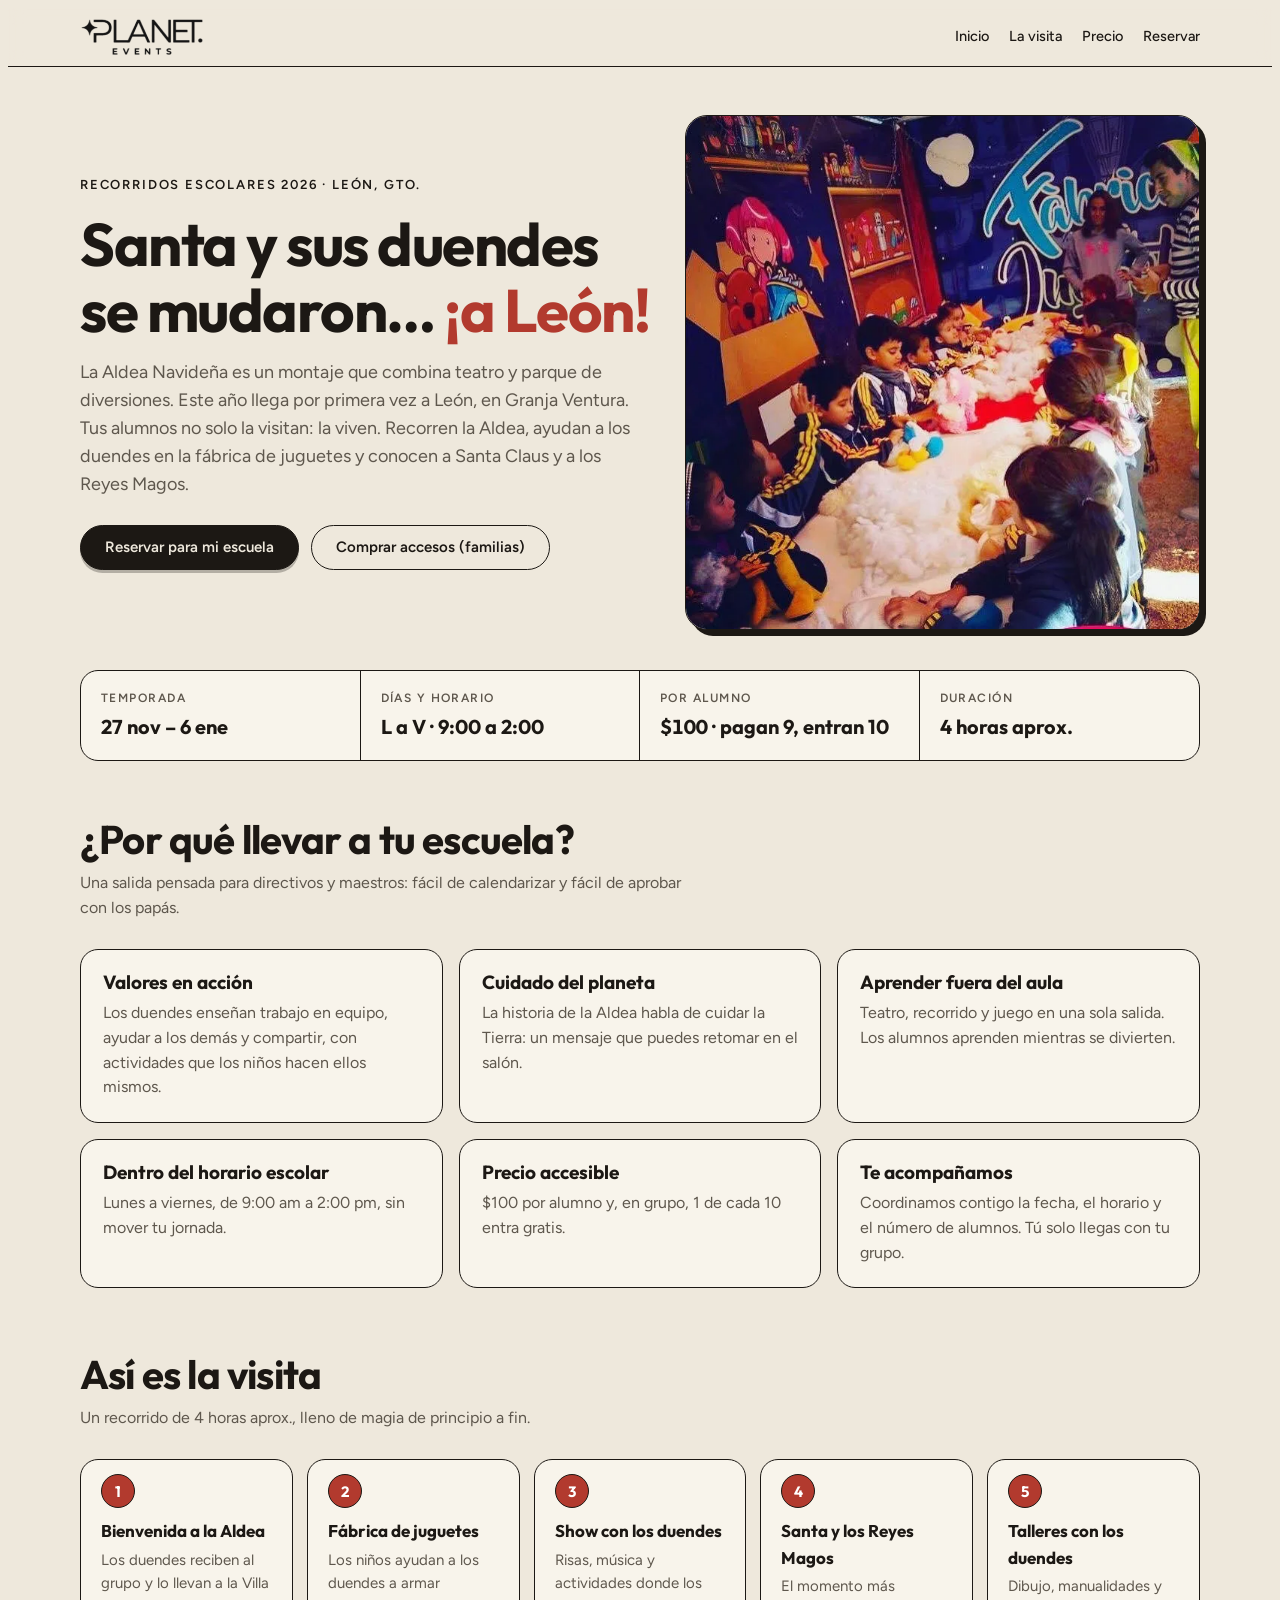
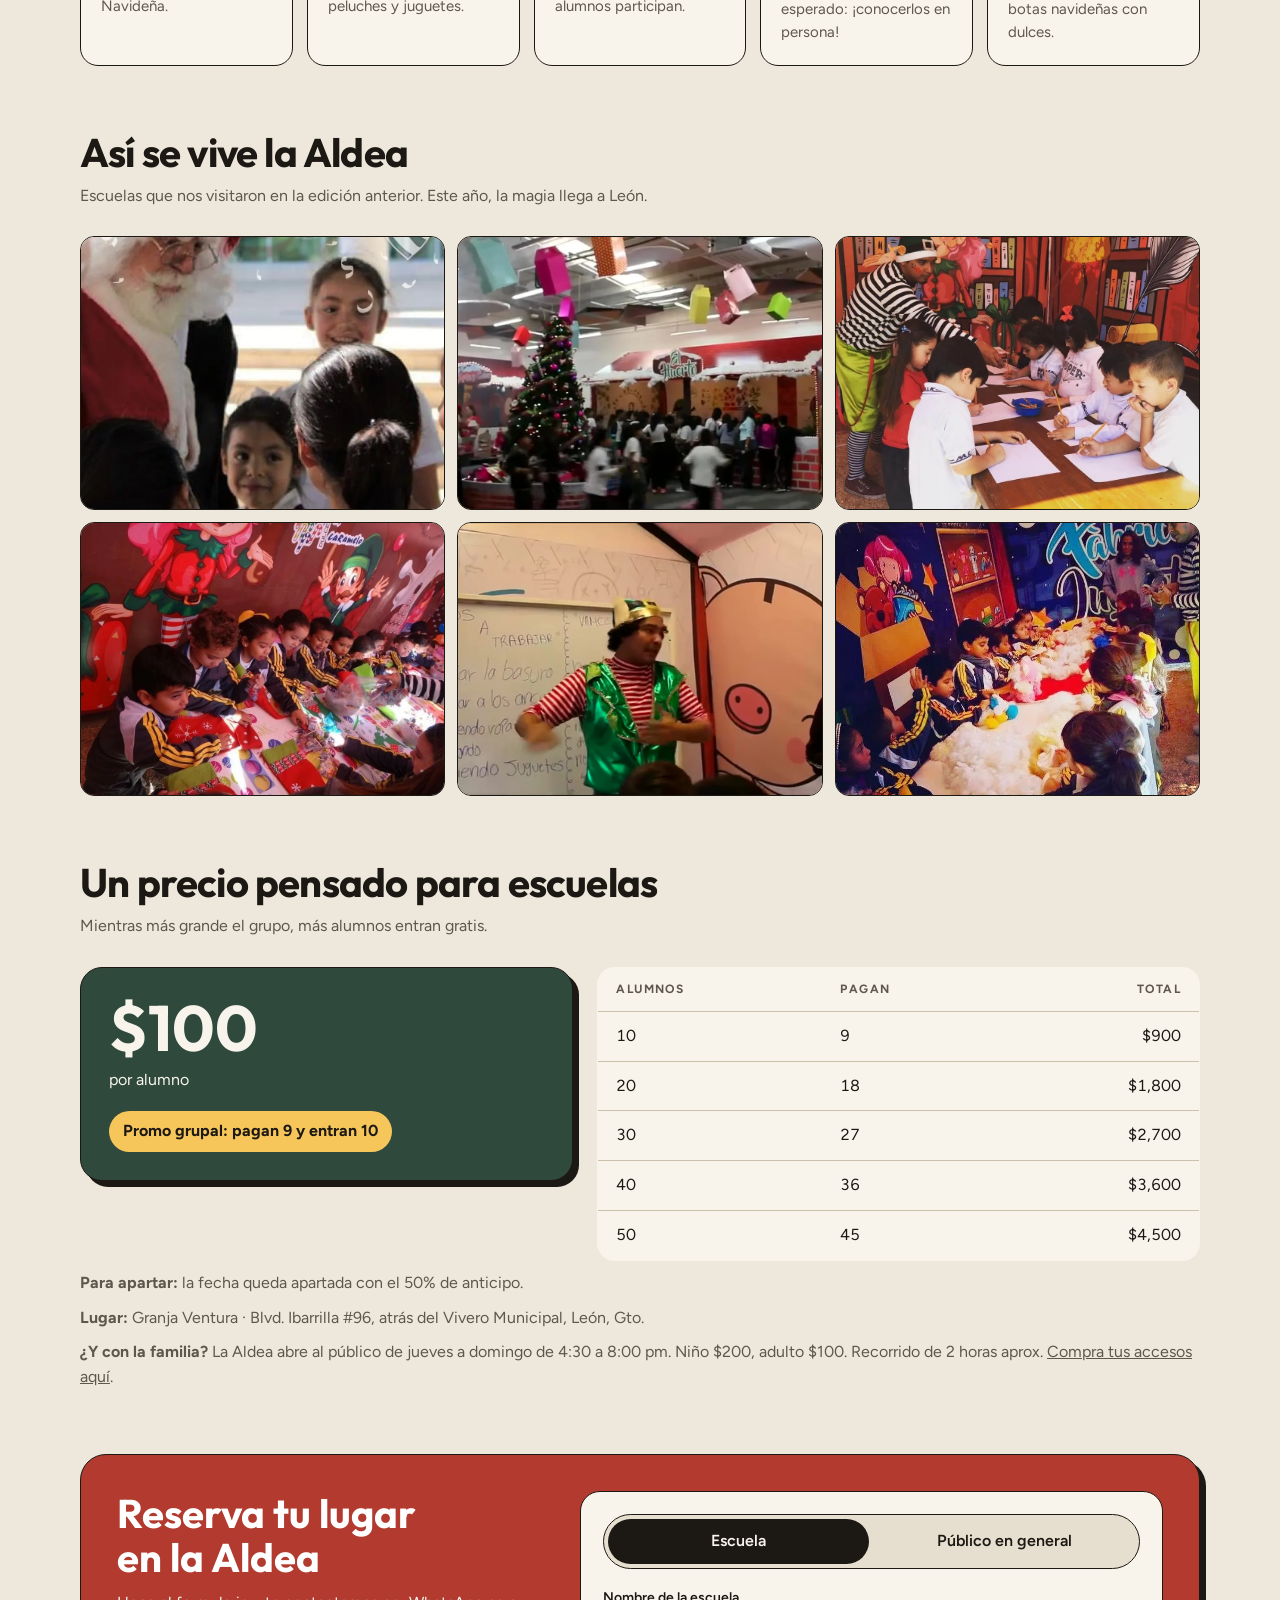
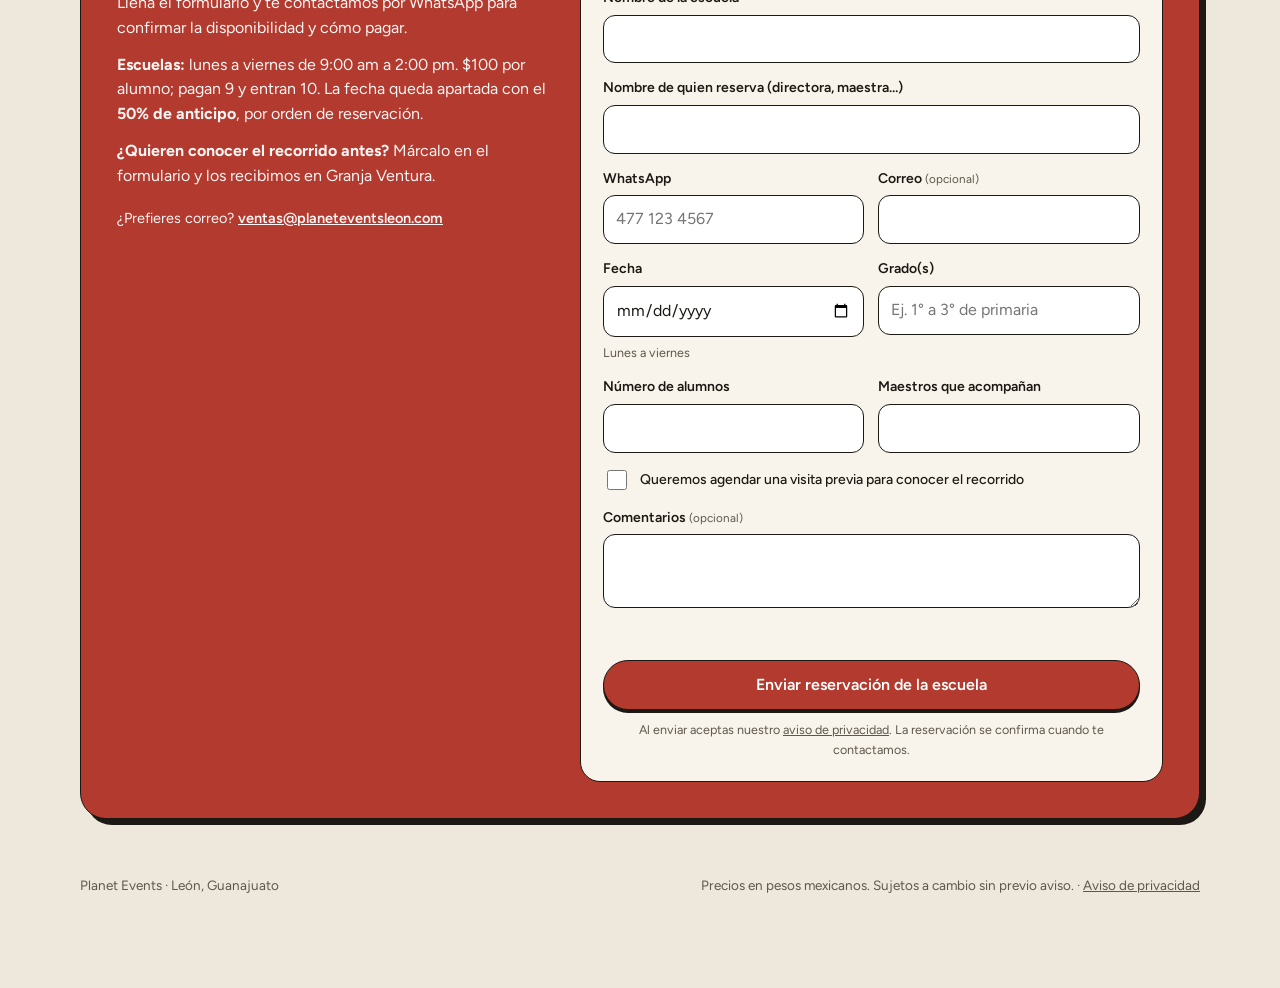
<file: aldea-navideña-recorridos/index.html>
<!doctype html>
<html lang="es"><head><meta charset="utf-8">
<title>La Aldea Navideña · Recorridos escolares</title>
<link rel="canonical" href="https://planeteventsleon.com/aldea-navidena-recorridos/">
<meta http-equiv="refresh" content="0; url=/aldea-navidena-recorridos/">
<script>location.replace("/aldea-navidena-recorridos/" + location.hash);</script>
</head><body><a href="/aldea-navidena-recorridos/">Ir a La Aldea Navideña</a></body></html>
</file>
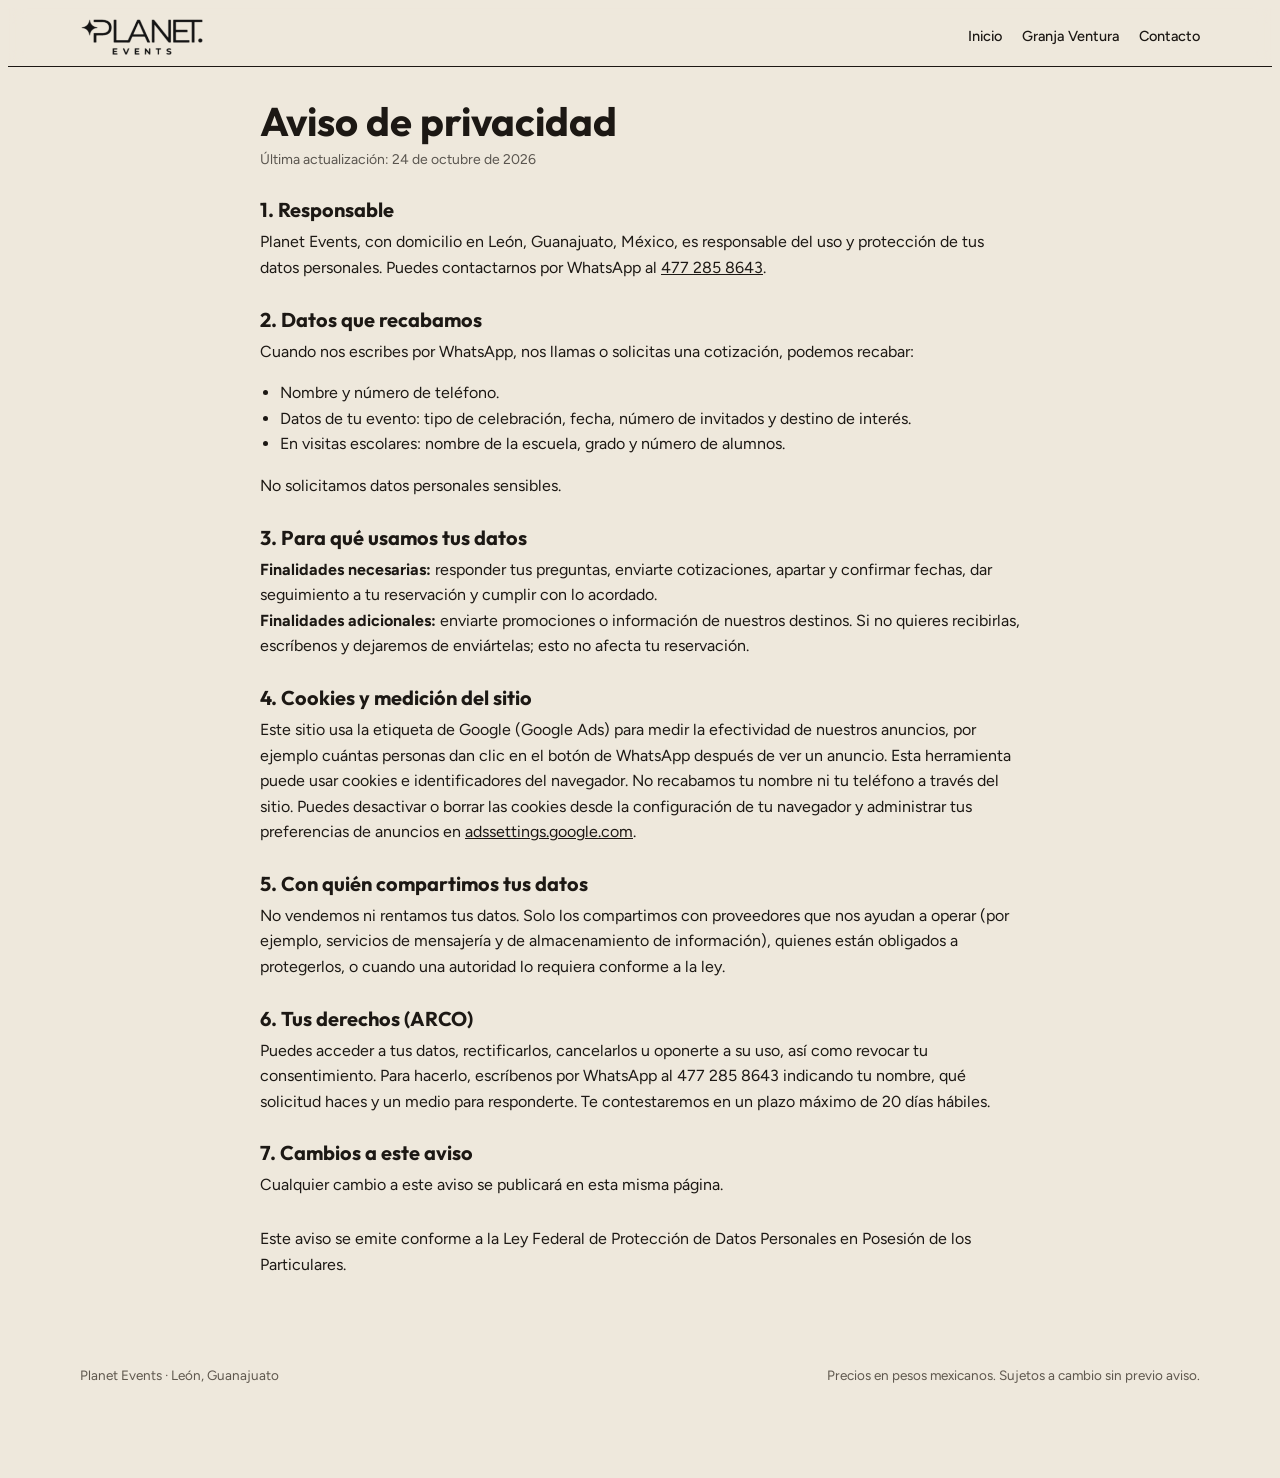
<file: aviso-de-privacidad/index.html>
<!doctype html>
<html lang="es">
<head>
<meta charset="utf-8">
<meta name="viewport" content="width=device-width, initial-scale=1">
<base href="/">
<title>Aviso de privacidad | Planet Events León</title>
<meta name="description" content="Aviso de privacidad de Planet Events, León, Guanajuato.">
<link rel="canonical" href="https://planeteventsleon.com/aviso-de-privacidad/">
<link rel="icon" href="/assets/logos/gv-icon.jpg">
<link rel="preconnect" href="https://fonts.googleapis.com">
<link rel="preconnect" href="https://fonts.gstatic.com" crossorigin>
<link rel="stylesheet" href="https://fonts.googleapis.com/css2?family=Outfit:wght@500;600;700&family=Figtree:wght@400;500;600&display=swap">
<link rel="stylesheet" href="/assets/sitio.css">
<style>
  .legal { max-width: 760px; padding-block: 32px 56px; }
  .legal h1 { font-family: "Outfit", sans-serif; font-size: clamp(28px, 6vw, 40px); margin: 0 0 6px; }
  .legal h2 { font-family: "Outfit", sans-serif; font-size: 20px; margin: 28px 0 8px; }
  .legal p, .legal li { line-height: 1.6; }
  .legal ul { padding-left: 20px; }
  .legal .upd { opacity: .7; font-size: 14px; }
</style>
</head>
<body>
<header class="top">
  <div class="wrap top-in">
    <a class="brand" href="/" aria-label="Planet Events, inicio"><img src="assets/logo.png" alt="Planet Events"></a>
    <nav aria-label="Secciones">
      <a href="/">Inicio</a>
      <a href="/granjaventura/">Granja Ventura</a>
      <a href="/#contacto">Contacto</a>
    </nav>
  </div>
</header>

<main class="wrap legal">
  <h1>Aviso de privacidad</h1>
  <p class="upd">Última actualización: 24 de octubre de 2026</p>

  <h2>1. Responsable</h2>
  <p>Planet Events, con domicilio en León, Guanajuato, México, es responsable del uso y protección de tus datos personales. Puedes contactarnos por WhatsApp al <a href="https://wa.me/524772858643">477 285 8643</a>.</p>

  <h2>2. Datos que recabamos</h2>
  <p>Cuando nos escribes por WhatsApp, nos llamas o solicitas una cotización, podemos recabar:</p>
  <ul>
    <li>Nombre y número de teléfono.</li>
    <li>Datos de tu evento: tipo de celebración, fecha, número de invitados y destino de interés.</li>
    <li>En visitas escolares: nombre de la escuela, grado y número de alumnos.</li>
  </ul>
  <p>No solicitamos datos personales sensibles.</p>

  <h2>3. Para qué usamos tus datos</h2>
  <p><b>Finalidades necesarias:</b> responder tus preguntas, enviarte cotizaciones, apartar y confirmar fechas, dar seguimiento a tu reservación y cumplir con lo acordado.</p>
  <p><b>Finalidades adicionales:</b> enviarte promociones o información de nuestros destinos. Si no quieres recibirlas, escríbenos y dejaremos de enviártelas; esto no afecta tu reservación.</p>

  <h2>4. Cookies y medición del sitio</h2>
  <p>Este sitio usa la etiqueta de Google (Google Ads) para medir la efectividad de nuestros anuncios, por ejemplo cuántas personas dan clic en el botón de WhatsApp después de ver un anuncio. Esta herramienta puede usar cookies e identificadores del navegador. No recabamos tu nombre ni tu teléfono a través del sitio. Puedes desactivar o borrar las cookies desde la configuración de tu navegador y administrar tus preferencias de anuncios en <a href="https://adssettings.google.com" target="_blank" rel="noopener">adssettings.google.com</a>.</p>

  <h2>5. Con quién compartimos tus datos</h2>
  <p>No vendemos ni rentamos tus datos. Solo los compartimos con proveedores que nos ayudan a operar (por ejemplo, servicios de mensajería y de almacenamiento de información), quienes están obligados a protegerlos, o cuando una autoridad lo requiera conforme a la ley.</p>

  <h2>6. Tus derechos (ARCO)</h2>
  <p>Puedes acceder a tus datos, rectificarlos, cancelarlos u oponerte a su uso, así como revocar tu consentimiento. Para hacerlo, escríbenos por WhatsApp al 477 285 8643 indicando tu nombre, qué solicitud haces y un medio para responderte. Te contestaremos en un plazo máximo de 20 días hábiles.</p>

  <h2>7. Cambios a este aviso</h2>
  <p>Cualquier cambio a este aviso se publicará en esta misma página.</p>

  <p style="margin-top:28px">Este aviso se emite conforme a la Ley Federal de Protección de Datos Personales en Posesión de los Particulares.</p>
</main>

<footer class="wrap">
  <span>Planet Events · León, Guanajuato</span>
  <span>Precios en pesos mexicanos. Sujetos a cambio sin previo aviso.</span>
</footer>
<script src="/assets/medicion.js?v=20261125"></script>
</body>
</html>
</file>
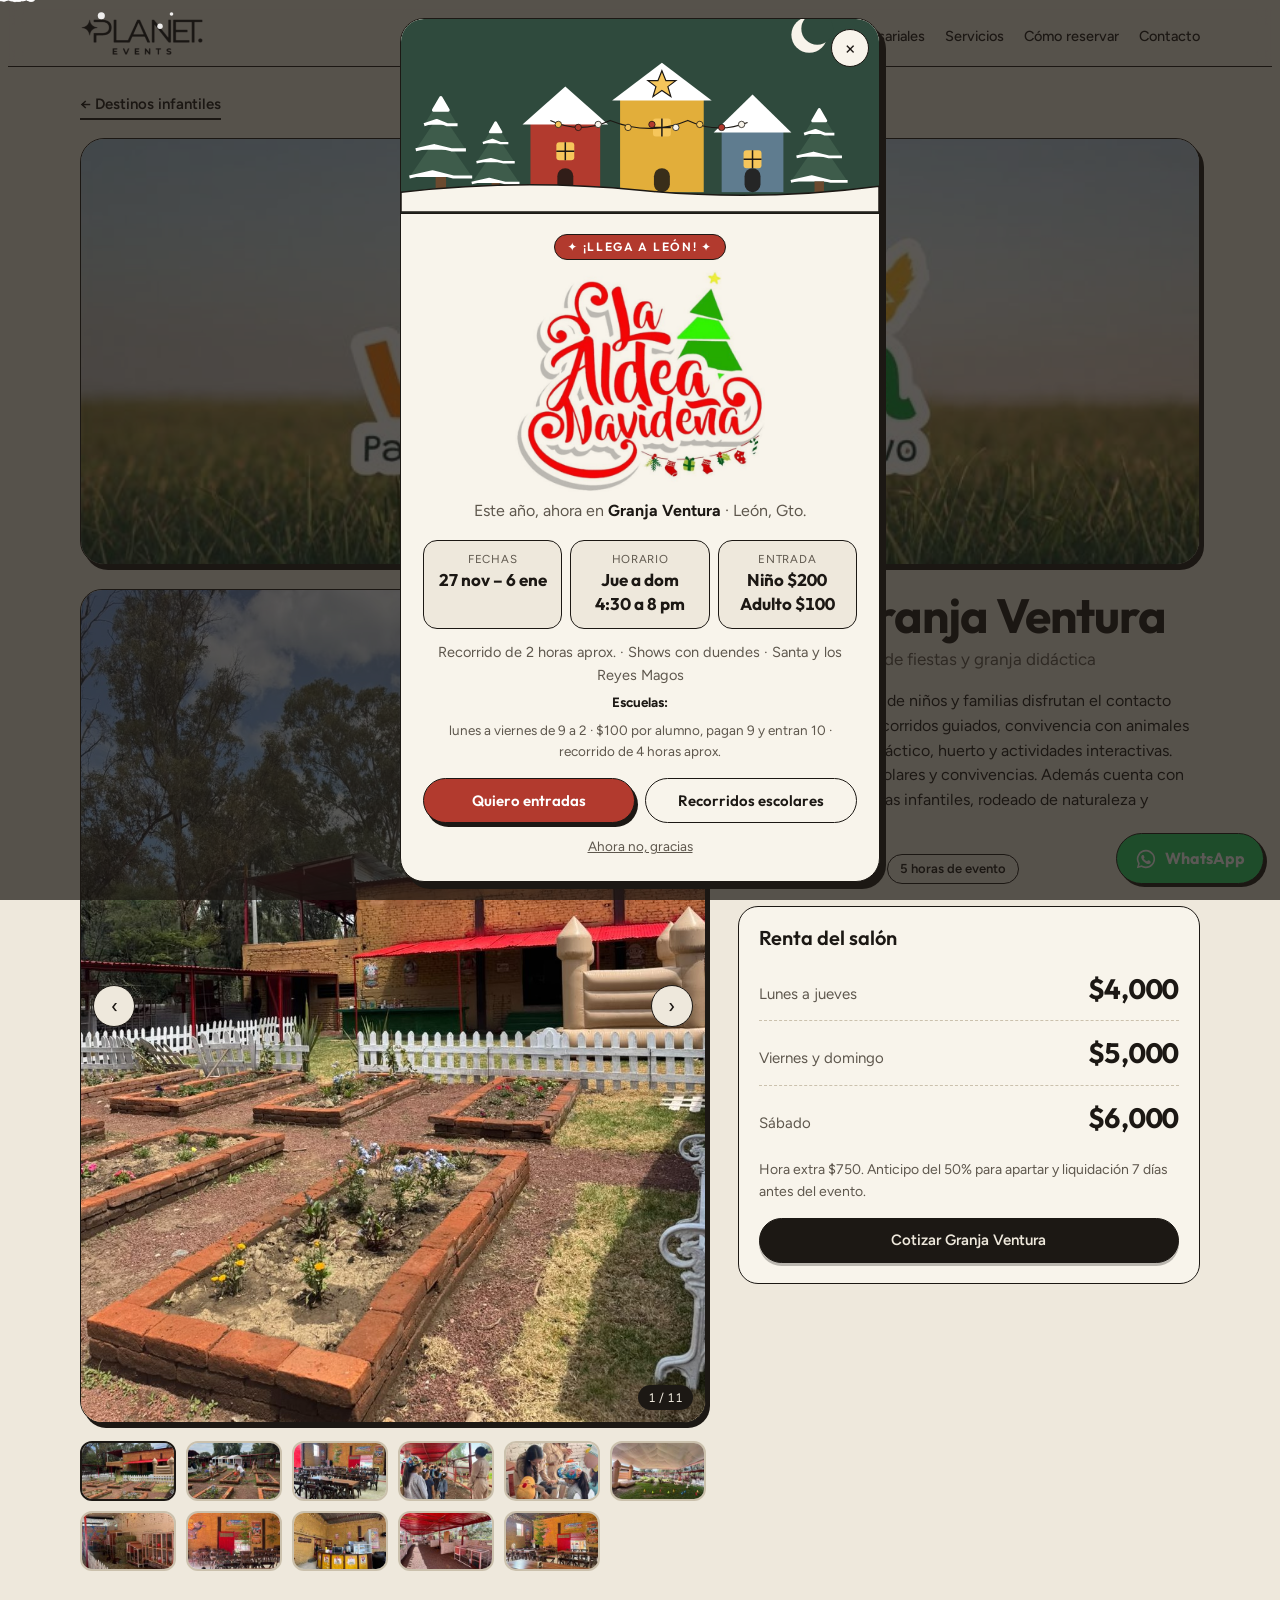
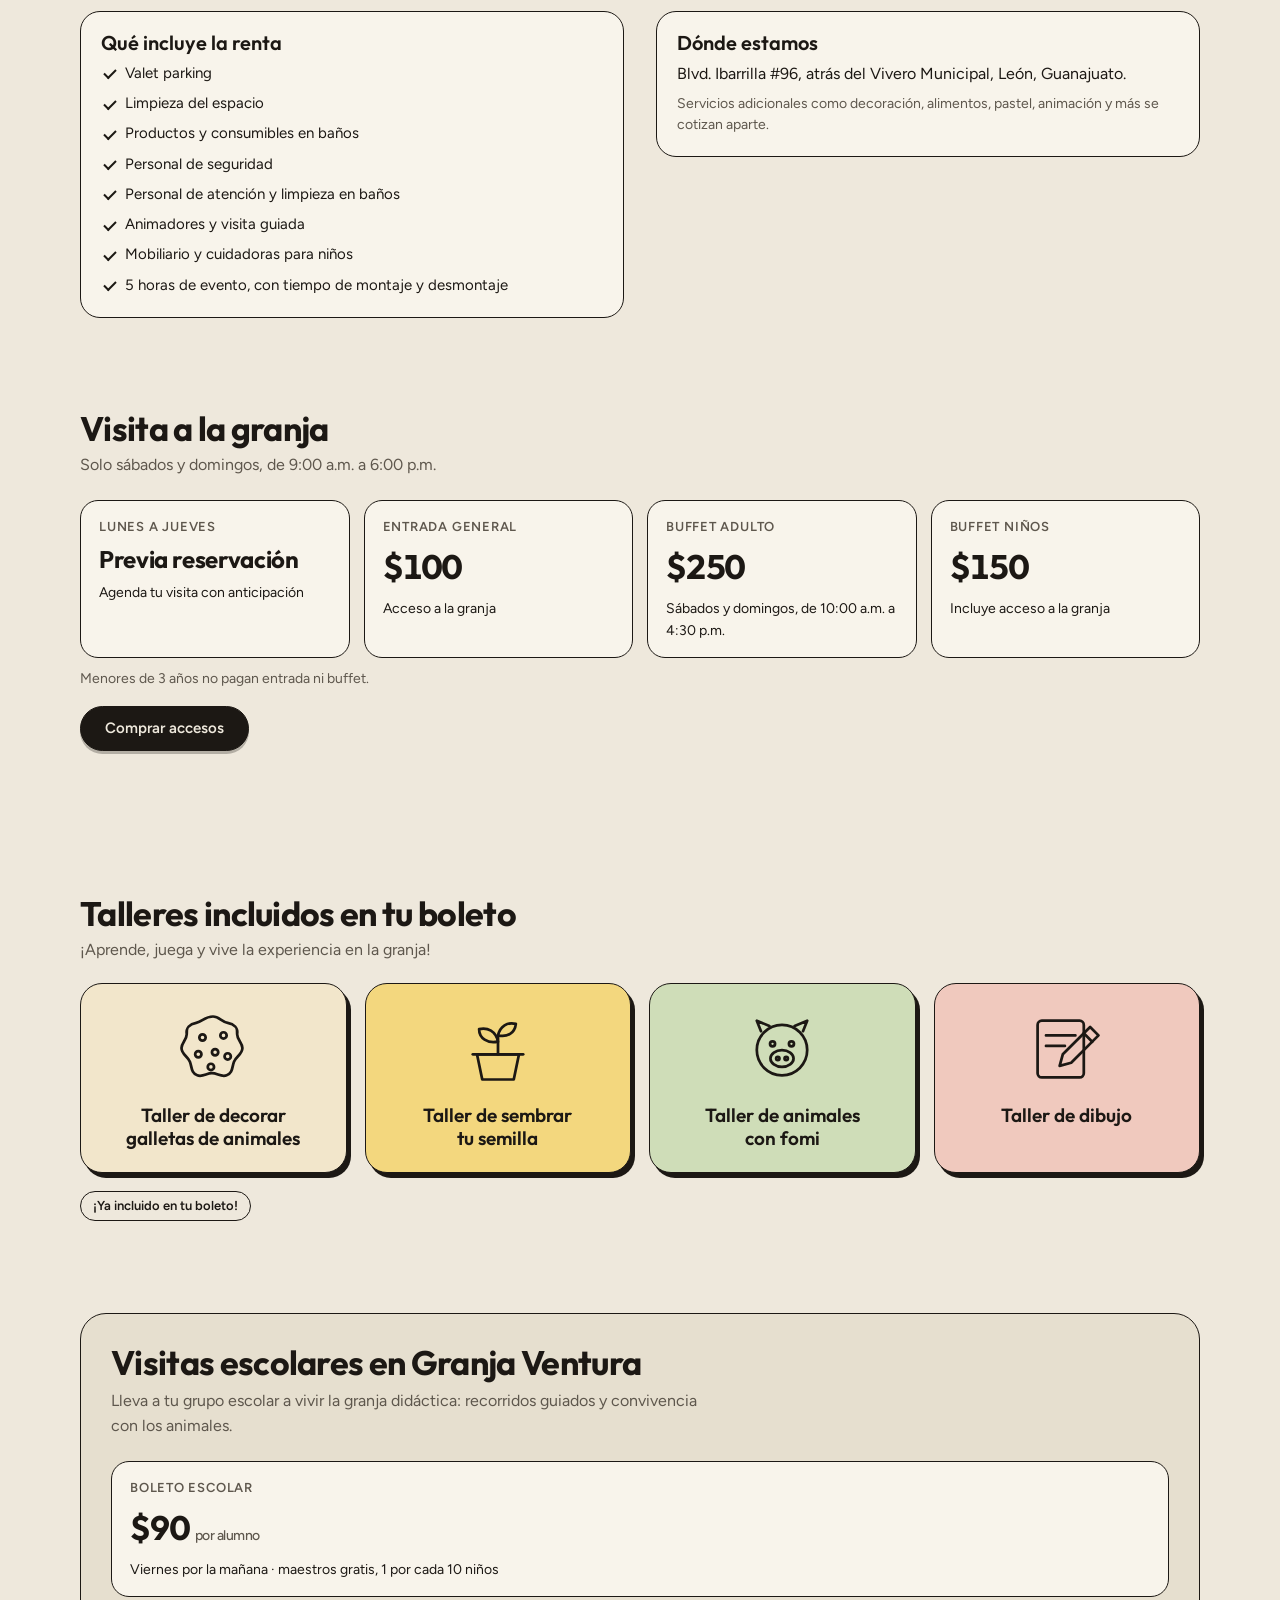
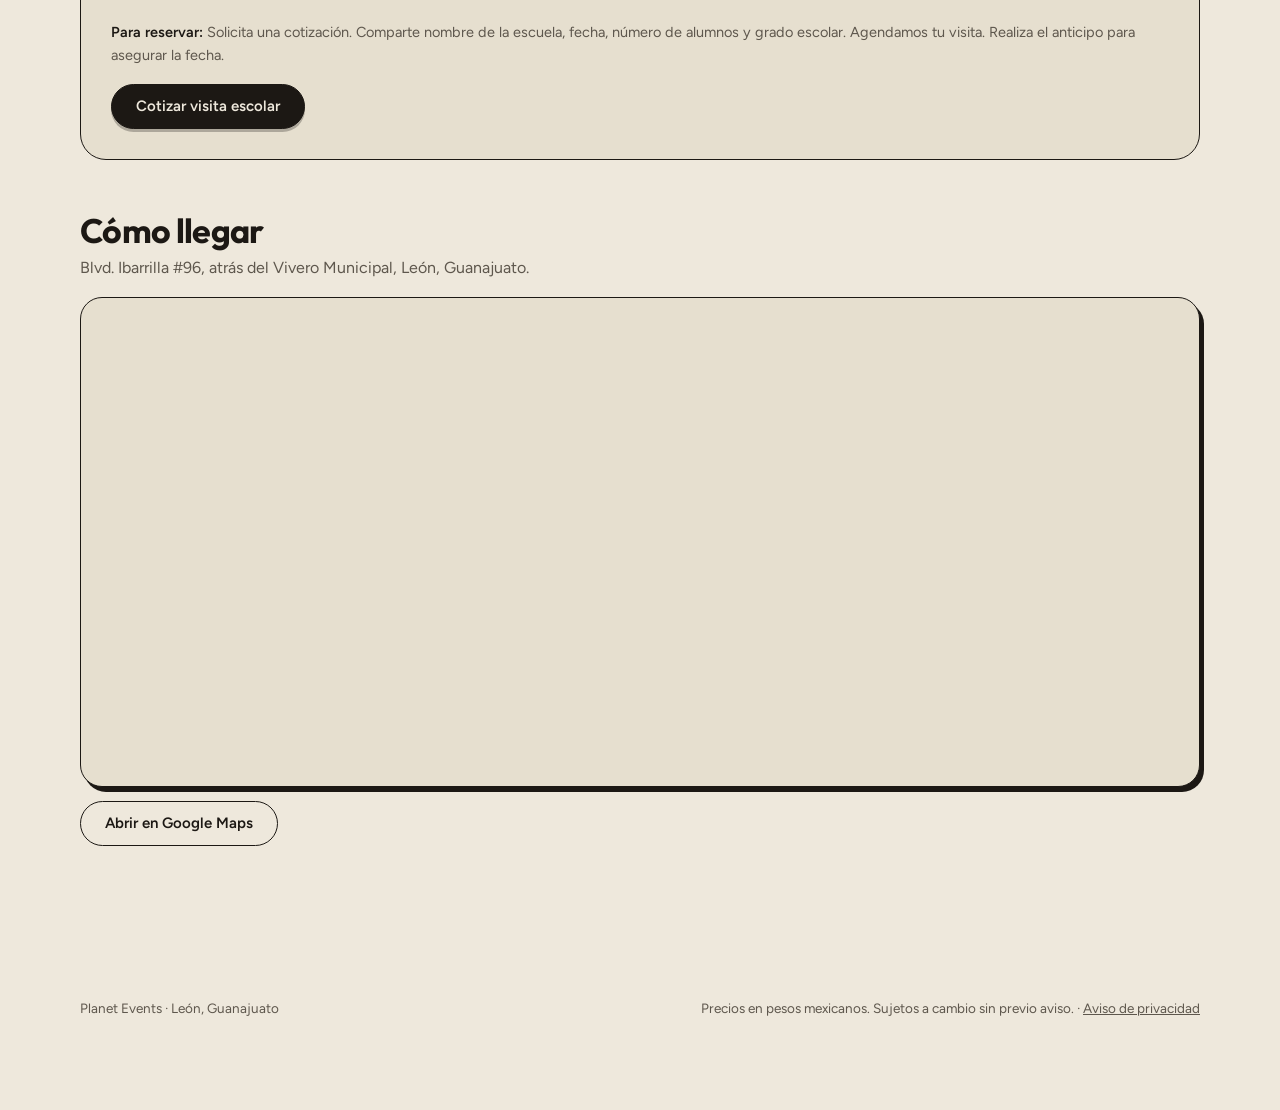
<file: granjaventura/index.html>
<!doctype html>
<html lang="es">
<head>
<meta charset="utf-8">
<meta name="viewport" content="width=device-width, initial-scale=1">
<base href="/">
<title>Granja Ventura León | Fiestas infantiles, granja didáctica y visitas escolares</title>
<meta name="description" content="Granja Ventura en León, Gto.: salón de fiestas infantiles para 120 personas rodeado de animales de granja, huerto y talleres. Visitas escolares y visitas familiares. Cotiza por WhatsApp.">
<link rel="canonical" href="https://planeteventsleon.com/granjaventura/">
<link rel="icon" href="/assets/logos/gv-icon.jpg">
<meta property="og:type" content="website">
<meta property="og:title" content="Granja Ventura León | Fiestas infantiles y visitas escolares">
<meta property="og:description" content="Salón de fiestas y granja didáctica en León, Guanajuato. Fiestas infantiles, visitas a la granja y grupos escolares.">
<meta property="og:image" content="https://planeteventsleon.com/assets/gv/6.jpg">
<meta property="og:url" content="https://planeteventsleon.com/granjaventura/">
<script type="application/ld+json">
{
  "@context": "https://schema.org",
  "@type": "EventVenue",
  "name": "Granja Ventura",
  "description": "Salón de fiestas infantiles y granja didáctica en León, Guanajuato. Fiestas, visitas escolares y visitas familiares.",
  "url": "https://planeteventsleon.com/granjaventura/",
  "image": "https://planeteventsleon.com/assets/gv/6.jpg",
  "telephone": "+52 477 285 8643",
  "maximumAttendeeCapacity": 120,
  "address": {
    "@type": "PostalAddress",
    "streetAddress": "Blvd. Ibarrilla 96, atrás del Vivero Municipal",
    "addressLocality": "León",
    "addressRegion": "Guanajuato",
    "addressCountry": "MX"
  },
  "parentOrganization": { "@type": "Organization", "name": "Planet Events", "url": "https://planeteventsleon.com/" }
}
</script>
<link rel="preconnect" href="https://fonts.googleapis.com">
<link rel="preconnect" href="https://fonts.gstatic.com" crossorigin>
<link rel="stylesheet" href="https://fonts.googleapis.com/css2?family=Outfit:wght@500;600;700&family=Figtree:wght@400;500;600&display=swap">
<link rel="stylesheet" href="/assets/sitio.css?v=20261110b">
<link rel="stylesheet" href="/assets/aldea.css?v=20261109b">
</head>
<body data-destino="gv">
<header class="top">
  <div class="wrap top-in">
    <a class="brand" href="/" aria-label="Planet Events, inicio"><img src="assets/logo.png" alt="Planet Events"></a>
    <nav aria-label="Secciones">
      <a href="/">Inicio</a>
      <a href="/#infantiles">Destinos infantiles</a>
      <a href="/#adultos">Eventos sociales y empresariales</a>
      <a href="/#servicios">Servicios</a>
      <a href="/#reservar">Cómo reservar</a>
      <a href="/#contacto">Contacto</a>
    </nav>
  </div>
</header>

<!-- El contenido de Granja Ventura se arma con los datos de assets/sitio.js (los mismos de la portada). -->
<div id="detail" class="wrap">
  <noscript>
    <h1>Granja Ventura</h1>
    <p>Salón de fiestas y granja didáctica en León, Guanajuato. Recorridos guiados, convivencia con animales de granja, huerto, talleres y fiestas infantiles para hasta 120 personas. Visitas escolares y visitas familiares.</p>
    <p>Blvd. Ibarrilla 96, atrás del Vivero Municipal, León, Guanajuato. WhatsApp: <a href="https://wa.me/524772858643">477 285 8643</a></p>
  </noscript>
</div>

<footer class="wrap">
  <span>Planet Events · León, Guanajuato</span>
  <span>Precios en pesos mexicanos. Sujetos a cambio sin previo aviso. · <a href="/aviso-de-privacidad/" style="color:inherit">Aviso de privacidad</a></span>
</footer>

<script src="/assets/medicion.js?v=20261125"></script>
<script src="/assets/sitio.js?v=20261110b"></script>
<script src="/assets/aldea.js?v=20261109"></script>
</body>
</html>
</file>
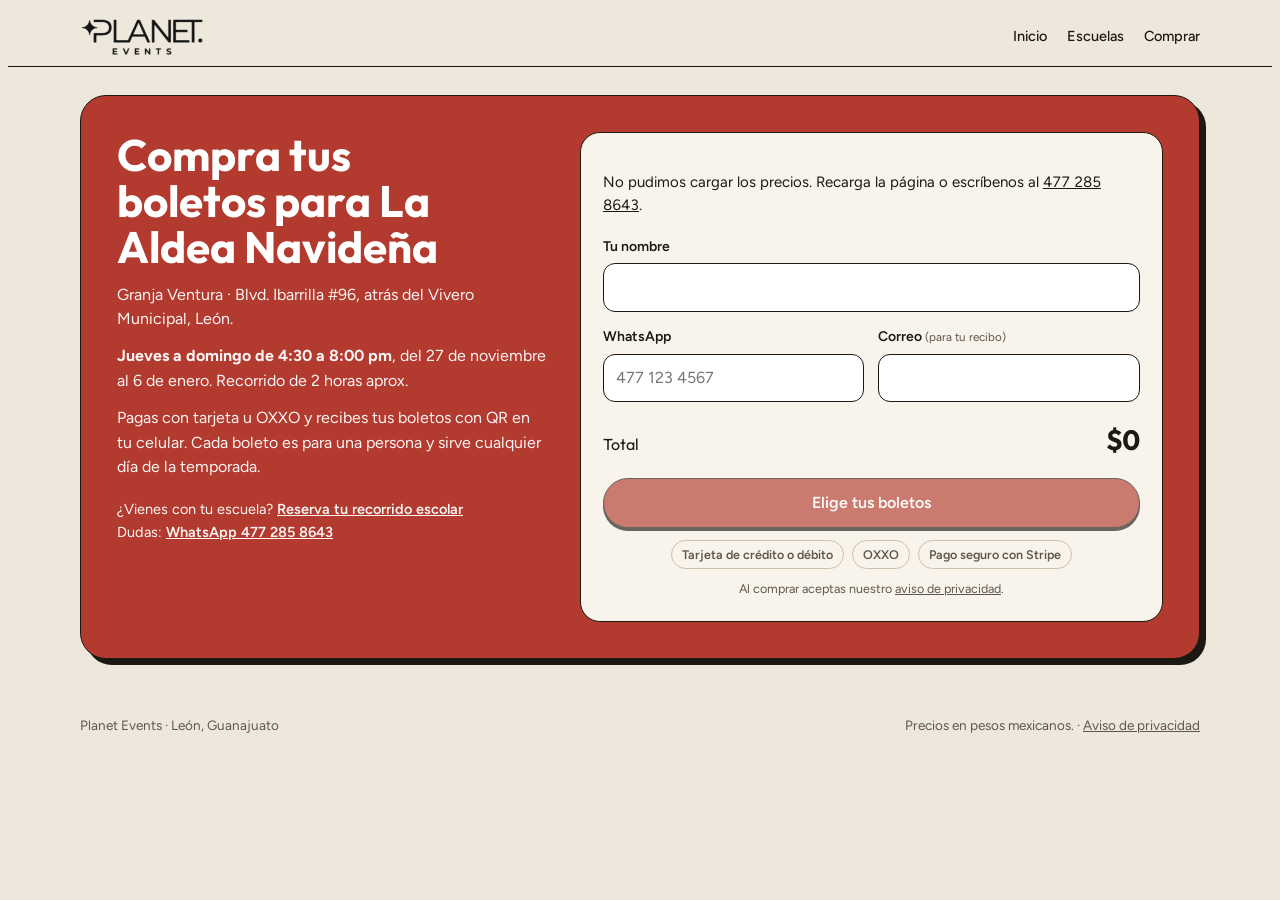
<file: aldea-navidena/boletos/index.html>
<!doctype html>
<html lang="es">
<head>
<meta charset="utf-8">
<meta name="viewport" content="width=device-width, initial-scale=1">
<title>Compra tus boletos · La Aldea Navideña en León · Planet Events</title>
<meta name="description" content="Compra en línea tus boletos para La Aldea Navideña en Granja Ventura, León. Jueves a domingo de 4:30 a 8:00 pm, del 27 de noviembre al 6 de enero. Paga con tarjeta u OXXO y recibe tus boletos con QR.">
<link rel="canonical" href="https://planeteventsleon.com/aldea-navidena/boletos/">
<link rel="icon" href="/assets/logos/gv-icon.jpg">
<meta property="og:type" content="website">
<meta property="og:title" content="Boletos · La Aldea Navideña en León">
<meta property="og:description" content="Compra en línea y recibe tus boletos con QR al instante. Granja Ventura, jueves a domingo de 4:30 a 8:00 pm.">
<meta property="og:image" content="https://planeteventsleon.com/assets/aldea/fabrica.webp">
<meta property="og:url" content="https://planeteventsleon.com/aldea-navidena/boletos/">
<link rel="preconnect" href="https://fonts.googleapis.com">
<link rel="preconnect" href="https://fonts.gstatic.com" crossorigin>
<link rel="stylesheet" href="https://fonts.googleapis.com/css2?family=Outfit:wght@500;600;700&family=Figtree:wght@400;500;600&display=swap">
<link rel="stylesheet" href="/assets/sitio.css">
<style>
  :root { --xmas: #B23A2E; --pine: #2F4A3D; }
  .al-hero { display: grid; grid-template-columns: 1.05fr .95fr; gap: 36px; align-items: center; padding-block: 48px 40px; }
  .al-hero h1 { font-size: clamp(36px, 5.6vw, 60px); font-weight: 700; letter-spacing: -0.025em; }
  .al-hero h1 em { font-style: normal; color: var(--xmas); }
  .al-hero .lead { margin-top: 16px; font-size: 18px; color: var(--muted); max-width: 52ch; }
  .al-hero .cta { margin-top: 26px; display: flex; gap: 12px; flex-wrap: wrap; }
  .al-hero figure { margin: 0; border: 1.5px solid var(--ink); border-radius: 22px; overflow: hidden; box-shadow: 6px 6px 0 var(--ink); background: var(--paper); }
  .al-hero figure img { display: block; width: 100%; height: auto; aspect-ratio: 1 / 1; object-fit: cover; }
  .facts-row { display: grid; grid-template-columns: repeat(4, 1fr); border: 1.5px solid var(--ink); border-radius: 18px; background: var(--paper); overflow: hidden; }
  .facts-row div { padding: 18px 20px; border-right: 1.5px solid var(--ink); }
  .facts-row div:last-child { border-right: 0; }
  .facts-row small { display: block; font-size: 12px; font-weight: 600; letter-spacing: .12em; text-transform: uppercase; color: var(--muted); }
  .facts-row strong { display: block; margin-top: 4px; font-family: var(--font-display); font-size: 20px; }
  .al-sec { padding-block: 56px 8px; }
  .why { display: grid; grid-template-columns: repeat(3, 1fr); gap: 16px; }
  .why article { background: var(--paper); border: 1.5px solid var(--ink); border-radius: 18px; padding: 22px; }
  .why h3 { font-size: 19px; }
  .why p { margin-top: 8px; color: var(--muted); }
  .steps { list-style: none; padding: 0; margin: 0; display: grid; grid-template-columns: repeat(5, 1fr); gap: 14px; counter-reset: s; }
  .steps li { counter-increment: s; border-top: 1.5px solid var(--ink); padding-top: 14px; }
  .steps li::before { content: counter(s); display: inline-grid; place-items: center; width: 32px; height: 32px; border-radius: 50%; background: var(--xmas); color: #fff; font: 700 15px var(--font-display); margin-bottom: 10px; }
  .steps b { display: block; font-family: var(--font-display); font-size: 17px; }
  .steps span { display: block; margin-top: 4px; color: var(--muted); font-size: 15px; }
  .gal { display: grid; grid-template-columns: repeat(3, 1fr); gap: 12px; }
  .gal img { width: 100%; height: 100%; aspect-ratio: 4 / 3; object-fit: cover; border-radius: 14px; border: 1.5px solid var(--ink); display: block; }
  .price { display: grid; grid-template-columns: .9fr 1.1fr; gap: 24px; align-items: start; }
  .price .big { background: var(--pine); color: #F8F4EB; border: 1.5px solid var(--ink); border-radius: 22px; padding: 28px; box-shadow: 6px 6px 0 var(--ink); }
  .price .big .num { font: 700 64px/1 var(--font-display); }
  .price .big p { margin-top: 8px; }
  .price .big .promo { margin-top: 18px; display: inline-block; background: #F6C65B; color: var(--ink); font-weight: 700; padding: 8px 14px; border-radius: 999px; }
  table { width: 100%; border-collapse: collapse; background: var(--paper); border: 1.5px solid var(--ink); border-radius: 18px; overflow: hidden; font-variant-numeric: tabular-nums; }
  th, td { padding: 12px 18px; text-align: left; border-bottom: 1px solid var(--line); }
  th { font-size: 12px; letter-spacing: .12em; text-transform: uppercase; color: var(--muted); }
  td:last-child, th:last-child { text-align: right; }
  tr:last-child td { border-bottom: 0; }
  .book { margin-block: 56px 24px; display: grid; grid-template-columns: .85fr 1.15fr; gap: 32px; align-items: start; background: var(--xmas); color: #fff; border: 1.5px solid var(--ink); border-radius: 26px; padding: 36px; box-shadow: 6px 6px 0 var(--ink); scroll-margin-top: 80px; }
  .book h2 { font-size: clamp(28px, 4vw, 40px); font-weight: 700; }
  .book-info p { margin-top: 12px; opacity: .95; }
  .book .mail { margin-top: 18px; font-size: 14.5px; }
  .book .mail a { color: #fff; font-weight: 600; }
  .rf, .rf-ok { background: var(--paper); color: var(--ink); border: 1.5px solid var(--ink); border-radius: 20px; padding: 22px; }
  .seg { display: grid; grid-template-columns: 1fr 1fr; gap: 4px; padding: 4px; background: var(--band); border: 1.5px solid var(--ink); border-radius: 999px; }
  .seg button { border: 0; background: transparent; border-radius: 999px; padding: 10px 12px; font-weight: 600; cursor: pointer; transition: background-color .18s ease-out, color .18s ease-out; }
  .seg button[aria-selected="true"] { background: var(--ink); color: var(--paper); }
  .seg button:active { transform: scale(.97); }
  .rf-grid { margin-top: 18px; display: grid; grid-template-columns: 1fr 1fr; gap: 14px 14px; }
  .rf-grid .full { grid-column: 1 / -1; }
  .rf label { display: flex; flex-direction: column; gap: 6px; font-size: 14px; font-weight: 600; }
  .rf label small { font-weight: 400; color: var(--muted); }
  .rf input, .rf select, .rf textarea { font: inherit; font-weight: 400; font-size: 16px; color: var(--ink); background: #fff; border: 1.5px solid var(--ink); border-radius: 12px; padding: 11px 12px; width: 100%; min-height: 46px; transition: box-shadow .15s ease-out; }
  .rf textarea { resize: vertical; min-height: 64px; }
  .rf input:focus, .rf select:focus, .rf textarea:focus { outline: none; box-shadow: 0 0 0 3px #F6C65B; }
  .rf [aria-invalid="true"] { border-color: var(--xmas); box-shadow: 0 0 0 3px rgba(178, 58, 46, .18); }
  .rf .chk { flex-direction: row; align-items: center; gap: 10px; font-weight: 500; }
  .rf .chk input { width: 20px; min-height: 20px; height: 20px; accent-color: var(--xmas); flex: none; }
  .rf .hint { font-weight: 400; color: var(--muted); font-size: 12.5px; }
  .rf .hp { position: absolute; left: -9999px; width: 1px; height: 1px; overflow: hidden; }
  .rf .est { margin-top: 16px; font-size: 15px; min-height: 1.5em; font-variant-numeric: tabular-nums; }
  .rf .err { margin-top: 10px; color: var(--xmas); font-weight: 600; font-size: 14.5px; }
  .rf-send { margin-top: 14px; width: 100%; background: var(--xmas); color: #fff; border-color: var(--ink); font-size: 16px; padding: 16px 24px; box-shadow: 0 3px 0 var(--ink); transition: transform .12s ease-out, opacity .15s ease-out; }
  .rf-send:active { transform: translateY(2px) scale(.99); box-shadow: 0 1px 0 var(--ink); }
  .rf-send[disabled] { opacity: .65; cursor: progress; }
  .rf .fine { margin-top: 10px; font-size: 12.5px; color: var(--muted); text-align: center; }
  .rf-ok { text-align: center; padding-block: 36px; animation: okin .32s cubic-bezier(.23, 1, .32, 1); }
  .rf-ok h3 { font-size: 24px; margin-top: 12px; }
  .rf-ok p { margin-top: 8px; color: var(--muted); }
  .rf-ok .ok-ico { display: inline-grid; place-items: center; width: 56px; height: 56px; border-radius: 50%; background: var(--pine); color: #fff; font-size: 28px; font-weight: 700; }
  .rf-ok .ok-wa { margin-top: 18px; background: var(--ink); color: var(--paper); }
  .rf-ok .ok-otra { display: block; margin: 14px auto 0; background: none; border: 0; text-decoration: underline; cursor: pointer; color: var(--muted); }
  @keyframes okin { from { opacity: 0; transform: translateY(6px) scale(.98); } to { opacity: 1; transform: none; } }
  @media (prefers-reduced-motion: reduce) { .rf-ok { animation: none; } }
  [hidden] { display: none !important; }
  .where-box { margin-top: 10px; color: var(--muted); }
  @media (max-width: 860px) {
    .al-hero, .price, .book { grid-template-columns: 1fr; }
    .al-hero figure { order: -1; max-width: 460px; }
    .facts-row { grid-template-columns: 1fr 1fr; }
    .facts-row div:nth-child(2) { border-right: 0; }
    .facts-row div:nth-child(-n+2) { border-bottom: 1.5px solid var(--ink); }
    .why { grid-template-columns: 1fr; }
    .steps { grid-template-columns: 1fr; }
    .gal { grid-template-columns: 1fr 1fr; }
    .book { padding: 20px; }
    .rf { padding: 16px; }
    .rf-grid { grid-template-columns: 1fr; }
  }
  .book { margin-top: 28px; }
  .tk { display: grid; gap: 10px; }
  .tk-row { display: grid; grid-template-columns: 1fr auto; align-items: center; gap: 12px; padding: 12px 14px; border: 1.5px solid var(--ink); border-radius: 14px; background: #fff; }
  .tk-row b { display: block; font-family: var(--font-display); font-size: 17px; }
  .tk-row span { font-size: 13.5px; color: var(--muted); }
  .step { display: inline-flex; align-items: center; border: 1.5px solid var(--ink); border-radius: 999px; overflow: hidden; }
  .step button { width: 40px; height: 40px; border: 0; background: var(--band); font: 700 20px var(--font-display); cursor: pointer; transition: background-color .15s ease-out, transform .12s ease-out; }
  .step button:active { transform: scale(.94); }
  .step button:disabled { opacity: .35; cursor: default; }
  .step output { min-width: 40px; text-align: center; font: 700 18px var(--font-display); font-variant-numeric: tabular-nums; }
  .tot { margin-top: 16px; display: flex; justify-content: space-between; align-items: baseline; font-family: var(--font-display); font-variant-numeric: tabular-nums; }
  .tot b { font-size: 28px; }
  .pagos-ok { margin-top: 12px; display: flex; gap: 8px; flex-wrap: wrap; justify-content: center; }
  .pagos-ok span { font-size: 12.5px; font-weight: 600; border: 1.5px solid var(--line); border-radius: 999px; padding: 4px 10px; color: var(--muted); }
</style>
</head>
<body>
<header class="top">
  <div class="wrap top-in">
    <a class="brand" href="/" aria-label="Planet Events, inicio"><img src="/assets/logo.png" alt="Planet Events"></a>
    <nav aria-label="Secciones">
      <a href="/">Inicio</a>
      <a href="/aldea-navidena-recorridos/">Escuelas</a>
      <a href="#comprar">Comprar</a>
    </nav>
  </div>
</header>

<main class="wrap">
  <section class="book" id="comprar" aria-labelledby="t-buy">
    <div class="book-info">
      <h1 id="t-buy" style="font-size:clamp(30px,4.4vw,44px);font-weight:700;line-height:1.05">Compra tus boletos para La Aldea Navideña</h1>
      <p>Granja Ventura · Blvd. Ibarrilla #96, atrás del Vivero Municipal, León.</p>
      <p><b>Jueves a domingo de 4:30 a 8:00 pm</b>, del 27 de noviembre al 6 de enero. Recorrido de 2 horas aprox.</p>
      <p>Pagas con tarjeta u OXXO y recibes tus boletos con QR en tu celular. Cada boleto es para una persona y sirve cualquier día de la temporada.</p>
      <p class="mail">¿Vienes con tu escuela? <a href="/aldea-navidena-recorridos/#reservar">Reserva tu recorrido escolar</a><br>Dudas: <a href="https://wa.me/524772858643" target="_blank" rel="noopener">WhatsApp 477 285 8643</a></p>
    </div>

    <form class="rf" id="bf" novalidate>
      <div class="tk" id="tk"><p class="est">Cargando precios…</p></div>
      <div class="rf-grid">
        <label class="full">Tu nombre
          <input name="nombre" autocomplete="name" maxlength="60" required>
        </label>
        <label>WhatsApp
          <input name="telefono" type="tel" inputmode="tel" autocomplete="tel-national" placeholder="477 123 4567" maxlength="20" required>
        </label>
        <label><span>Correo <small>(para tu recibo)</small></span>
          <input name="correo" type="email" autocomplete="email" maxlength="160">
        </label>
        <label class="hp" aria-hidden="true">No llenar <input name="sitio" tabindex="-1" autocomplete="off"></label>
      </div>
      <div class="tot"><span>Total</span><b id="total">$0</b></div>
      <p class="fine" id="desglose" style="text-align:right;margin-top:2px"></p>
      <p class="err" role="alert" hidden></p>
      <button class="btn rf-send" type="submit" disabled>Elige tus boletos</button>
      <div class="pagos-ok" aria-label="Formas de pago"><span>Tarjeta de crédito o débito</span><span>OXXO</span><span>Pago seguro con Stripe</span></div>
      <p class="fine">Al comprar aceptas nuestro <a href="/aviso-de-privacidad/">aviso de privacidad</a>.</p>
    </form>
  </section>
</main>

<footer class="wrap">
  <span>Planet Events · León, Guanajuato</span>
  <span>Precios en pesos mexicanos. · <a href="/aviso-de-privacidad/" style="color:inherit">Aviso de privacidad</a></span>
</footer>
<script src="/assets/medicion.js?v=20261125"></script>
<script src="/assets/aldea-boletos.js?v=20261125b"></script>
</body>
</html>
</file>
<file: assets/sitio.css>
/* Layout: papel crema con línea negra a mano. Inicio con planeta ilustrado y tarjetas de destinos infantiles;
     cada destino abre su propia página con galería, características, precios y visitas escolares. Sección para adultos con Terraza Magnolia y Terraza Mural (datos de grupojegar.com/terrazas).
     Una sola apariencia clara a propósito: la ilustración y el logo son tinta sobre papel. */
  :root {
    --bg: #EEE8DC;
    --paper: #F8F4EB;
    --band: #E6DFCF;
    --ink: #1C1814;
    --muted: #5E574D;
    --line: #CBC1AD;
    --mustard: #E2AE3A;
    --c-gv: #E2AE3A;
    --c-dino: #7F9479;
    --c-fe: #5F7C8F;
    --c-jk: #9A4A40;
    --c-west: #A9774A;
    --c-tm: #C98BA0;
    --c-tmu: #6E8B8B;
    --c-sm: #E58A3C;
    --font-display: "Outfit", "Trebuchet MS", system-ui, sans-serif;
    --font-body: "Figtree", system-ui, -apple-system, "Segoe UI", sans-serif;
    color-scheme: light;
  }

  * { box-sizing: border-box; }
  html { scroll-behavior: smooth; }
  body {
    background: var(--bg); color: var(--ink);
    font-family: var(--font-body); font-size: 16px; line-height: 1.55;
    padding-left: max(16px, env(safe-area-inset-left, 0px));
    padding-right: max(16px, env(safe-area-inset-right, 0px));
    padding-block: 0;
  }
  h1, h2, h3 { font-family: var(--font-display); line-height: 1.1; margin: 0; text-wrap: balance; }
  p { margin: 0; }
  a { color: inherit; }
  button { font: inherit; color: inherit; }
  :focus-visible { outline: 3px solid var(--ink); outline-offset: 3px; border-radius: 8px; }
  .wrap { max-width: 1120px; margin: 0 auto; }
  .num { font-variant-numeric: tabular-nums; }
  [id] { scroll-margin-top: 72px; }

  body::before { content: ""; position: fixed; inset: 0 0 auto; height: env(safe-area-inset-top, 0px); z-index: 30; background: var(--bg); }
  header.top {
    position: sticky; top: env(safe-area-inset-top, 0px); z-index: 20;
    background: color-mix(in srgb, var(--bg) 92%, transparent);
    backdrop-filter: blur(8px);
    border-bottom: 1.5px solid var(--ink);
    margin-inline: calc(-1 * max(16px, env(safe-area-inset-left, 0px)));
    padding-inline: max(16px, env(safe-area-inset-left, 0px));
  }
  .top-in { display: flex; align-items: center; gap: 8px 24px; flex-wrap: wrap; padding-block: 10px; }
  .brand { display: block; line-height: 0; }
  .brand img { height: 38px; width: auto; display: block; }
  nav { display: flex; gap: 4px 20px; flex-wrap: wrap; margin-left: auto; font-size: 14.5px; font-weight: 500; }
  nav a { text-decoration: none; padding: 4px 0; border-bottom: 2px solid transparent; }
  nav a:hover { border-bottom-color: var(--ink); }

  .btn {
    display: inline-flex; align-items: center; justify-content: center; gap: 8px; text-decoration: none; cursor: pointer;
    font: 600 15px/1 var(--font-body); padding: 14px 24px; border-radius: 999px; border: 1.5px solid var(--ink);
  }
  .btn-main { background: var(--ink); color: var(--bg); box-shadow: 0 3px 0 rgba(28, 24, 20, 0.28); }
  .btn-main:hover { transform: translateY(-1px); }
  .btn-ghost { background: transparent; color: var(--ink); }
  .btn-ghost:hover { background: var(--paper); }

  .hero { display: grid; grid-template-columns: 0.95fr 1.05fr; gap: 32px; align-items: center; padding-block: 44px 40px; }
  .spark { width: 26px; height: 26px; flex: none; }
  .eyebrow { font-size: 13px; font-weight: 600; letter-spacing: 0.14em; text-transform: uppercase; margin-bottom: 16px; display: flex; align-items: center; gap: 8px; }
  .hero h1 { font-size: clamp(38px, 6vw, 64px); font-weight: 700; letter-spacing: -0.025em; }
  .hero p.lead { margin-top: 18px; max-width: 44ch; font-size: 18px; color: var(--muted); }
  .hero .cta { margin-top: 26px; display: flex; gap: 12px; flex-wrap: wrap; }
  .hero .facts { margin-top: 26px; display: flex; gap: 8px 20px; flex-wrap: wrap; font-size: 14px; color: var(--muted); }
  .hero .facts b { color: var(--ink); font-weight: 600; }

  .art { position: relative; container-type: inline-size; max-width: 560px; justify-self: center; width: 100%; }
  .art img { display: block; width: 100%; height: auto; border-radius: 24px; }
  /* El botón cubre el que viene dibujado en la ilustración original */
  .art .go {
    position: absolute; left: 31.6%; top: 44%; width: 37.6%; height: 13.8%;
    display: flex; align-items: center; justify-content: center;
    background: var(--ink); color: var(--bg); border-radius: 999px; text-decoration: none;
    font: 600 3.6cqw/1 var(--font-body); box-shadow: 0 0.8cqw 0 rgba(28, 24, 20, 0.22);
  }
  .art .go:hover { transform: translateY(-1px); }

  section { padding-block: 52px; }
  .sec-head { max-width: 62ch; margin-bottom: 28px; }
  .sec-head h2 { font-size: clamp(28px, 4vw, 40px); font-weight: 700; letter-spacing: -0.02em; }
  .sec-head p { margin-top: 10px; color: var(--muted); }

  /* Tarjetas de destinos */
  .grid { display: grid; grid-template-columns: repeat(auto-fit, minmax(min(100%, 250px), 1fr)); gap: 22px; }
  .dcard { background: var(--paper); border: 1.5px solid var(--ink); border-radius: 22px; overflow: hidden; display: flex; flex-direction: column; min-width: 0; box-shadow: 4px 5px 0 var(--ink); text-decoration: none; transition: transform .15s ease, box-shadow .15s ease; }
  .dcard:hover { transform: translate(-2px, -2px); box-shadow: 6px 7px 0 var(--ink); }
  .dcard .pic { aspect-ratio: 16 / 10; background: color-mix(in srgb, var(--c) 30%, var(--paper)); border-bottom: 1.5px solid var(--ink); overflow: hidden; }
  .dcard .pic img { width: 100%; height: 100%; display: block; object-fit: cover; }
  .dcard .pic.logo { position: relative; }
  .dcard .pic.logo img { position: absolute; inset: 10px; width: calc(100% - 20px); height: calc(100% - 20px); object-fit: contain; }
  .banner { margin-top: 18px; border: 1.5px solid var(--ink); border-radius: 24px; overflow: hidden; box-shadow: 4px 5px 0 var(--ink); aspect-ratio: 21 / 8; background: var(--band); }
  .banner img { width: 100%; height: 100%; object-fit: cover; display: block; }
  .titlerow { display: flex; align-items: center; gap: 16px; }
  .titlerow .lg { width: 84px; height: 84px; border-radius: 20px; border: 1.5px solid var(--ink); overflow: hidden; flex: none; }
  .titlerow .lg img { width: 100%; height: 100%; object-fit: cover; display: block; }
  .detail-top.two { grid-template-columns: 1fr 1fr; }
  @media (max-width: 700px) { .detail-top.two { grid-template-columns: 1fr; } }
  .titlerow .lg.ini { display: grid; place-items: center; font-family: var(--font-display); font-size: 30px; font-weight: 700; color: var(--ink); }
  .dcard .pic.west { display: grid; place-items: center; background: var(--c-west); }
  .dcard .pic.west svg { width: 110px; height: auto; }
  .banq { margin-bottom: 40px; }
  .banq h2 { font-size: clamp(26px, 3.6vw, 34px); font-weight: 700; letter-spacing: -0.02em; }
  .banq .lema { margin-top: 6px; color: var(--muted); }
  .banq ul { list-style: none; margin: 8px 0 0; padding: 0; font-size: 14px; display: grid; gap: 3px; }
  .dcard .in { padding: 16px 18px 18px; display: flex; flex-direction: column; gap: 8px; flex: 1; }
  .dcard h3 { font-size: 23px; font-weight: 700; letter-spacing: -0.01em; }
  .dcard .tag { font-size: 14px; color: var(--muted); }
  .dcard .meta { display: flex; gap: 8px 12px; align-items: center; flex-wrap: wrap; margin-top: auto; padding-top: 10px; font-size: 14px; }
  .dcard .from { font-family: var(--font-display); font-weight: 700; font-size: 20px; }
  .dcard .more { font-weight: 600; font-size: 14px; margin-left: auto; }
  .aviso { display: inline-block; margin-top: 16px; padding: 10px 16px; border: 1.5px solid var(--ink); border-radius: 14px; background: var(--mustard); font-weight: 700; font-size: 15px; }
  .chip { display: inline-block; font-size: 13px; font-weight: 600; padding: 4px 12px; border-radius: 999px; border: 1.5px solid var(--ink); background: var(--bg); }

  /* Adultos */
  .adult { display: grid; grid-template-columns: 0.8fr 1.2fr; border: 1.5px solid var(--ink); border-radius: 26px; overflow: hidden; background: var(--paper); box-shadow: 4px 5px 0 var(--ink); }
  .adult .side { background: var(--c-west); border-right: 1.5px solid var(--ink); display: grid; place-items: center; padding: 32px; min-height: 220px; }
  .adult .side svg { width: min(180px, 60%); height: auto; }
  .adult .txt { padding: 30px; display: flex; flex-direction: column; gap: 14px; align-items: flex-start; }
  .adult h3 { font-size: 30px; font-weight: 700; letter-spacing: -0.015em; }
  .adult p { color: var(--muted); max-width: 52ch; }

  .svc { display: grid; grid-template-columns: repeat(auto-fit, minmax(190px, 1fr)); gap: 10px; list-style: none; margin: 0; padding: 0; }
  .svc li { background: var(--paper); border: 1.5px solid var(--ink); border-radius: 14px; padding: 14px 16px; font-weight: 500; font-size: 15px; }

  .steps { display: grid; grid-template-columns: repeat(auto-fit, minmax(min(100%, 230px), 1fr)); gap: 16px; counter-reset: s; list-style: none; margin: 0; padding: 0; }
  .steps li { counter-increment: s; background: var(--paper); border: 1.5px solid var(--ink); border-radius: 18px; padding: 20px; }
  .steps li::before { content: counter(s); display: grid; place-items: center; width: 36px; height: 36px; border-radius: 50%; background: var(--mustard); border: 1.5px solid var(--ink); font-family: var(--font-display); font-weight: 700; margin-bottom: 12px; }
  .steps h3 { font-size: 20px; font-weight: 600; margin-bottom: 6px; }
  .steps p { font-size: 14.5px; color: var(--muted); }
  .rules { margin-top: 20px; display: flex; gap: 10px; flex-wrap: wrap; }
  .rules > span { font-size: 14px; background: var(--paper); border: 1.5px solid var(--ink); border-radius: 999px; padding: 8px 16px; }
  .rules b { font-weight: 600; }

  .contact { display: grid; grid-template-columns: 1fr auto; gap: 24px; align-items: center; background: var(--ink); color: var(--bg); border-radius: 26px; padding: 38px; }
  .contact h2 { font-size: clamp(26px, 4vw, 38px); font-weight: 700; letter-spacing: -0.02em; }
  .contact p { margin-top: 8px; opacity: 0.8; max-width: 46ch; }
  .contact .num-big { font-family: var(--font-display); font-size: 30px; font-weight: 700; margin-top: 16px; opacity: 1; user-select: all; }
  .contact .btn { background: var(--mustard); color: var(--ink); border-color: var(--mustard); }
  footer { padding-block: 32px 40px; font-size: 13.5px; color: var(--muted); display: flex; gap: 8px 24px; flex-wrap: wrap; justify-content: space-between; }

  /* Página de destino */
  .back { display: inline-flex; align-items: center; gap: 8px; margin-top: 26px; font-weight: 600; font-size: 15px; text-decoration: none; border-bottom: 2px solid var(--ink); padding-bottom: 2px; }
  .detail-top { display: grid; grid-template-columns: 1.15fr 0.85fr; gap: 32px; padding-block: 24px 40px; align-items: start; }
  .gal { min-width: 0; }
  .gal .main { aspect-ratio: 16 / 9; background: color-mix(in srgb, var(--c) 30%, var(--paper)); border: 1.5px solid var(--ink); border-radius: 22px; overflow: hidden; box-shadow: 4px 5px 0 var(--ink); position: relative; }
  .gal .main img { width: 100%; height: 100%; display: block; object-fit: contain; }
  .gal .nav-btn { position: absolute; top: 50%; transform: translateY(-50%); width: 42px; height: 42px; border-radius: 50%; border: 1.5px solid var(--ink); background: var(--bg); cursor: pointer; display: grid; place-items: center; font-size: 20px; line-height: 1; }
  .gal .nav-btn:hover { background: var(--paper); }
  .gal .prev { left: 12px; }
  .gal .next { right: 12px; }
  .gal .count { position: absolute; right: 12px; bottom: 12px; background: var(--ink); color: var(--bg); font-size: 12.5px; padding: 3px 10px; border-radius: 999px; }
  .gal-nota { margin: 12px 2px 0; font-size: 13px; line-height: 1.45; opacity: .75; font-style: italic; }
  .thumbs { display: grid; grid-template-columns: repeat(auto-fill, minmax(86px, 1fr)); gap: 10px; margin-top: 18px; }
  .thumbs button { padding: 0; border: 2px solid var(--line); border-radius: 12px; overflow: hidden; background: var(--paper); cursor: pointer; aspect-ratio: 16 / 10; }
  .thumbs button img { width: 100%; height: 100%; object-fit: cover; display: block; }
  .thumbs button[aria-current="true"] { border-color: var(--ink); }
  .ph { width: 100%; height: 100%; display: grid; place-items: center; text-align: center; padding: 10px; background: repeating-linear-gradient(135deg, color-mix(in srgb, var(--c, var(--line)) 22%, var(--paper)) 0 14px, color-mix(in srgb, var(--c, var(--line)) 12%, var(--paper)) 14px 28px); font-family: var(--font-display); font-weight: 600; color: var(--ink); }
  .ph span { background: var(--paper); border: 1.5px dashed var(--ink); border-radius: 999px; padding: 6px 14px; font-size: 14px; }
  .thumbs.ph-row .ph { aspect-ratio: 16 / 10; height: auto; border: 2px solid var(--line); border-radius: 12px; overflow: hidden; }
  .thumbs.ph-row .ph span { font-size: 11px; padding: 3px 8px; }
  .pk.dest .pr { font-size: 22px; }
  .info h1 { font-size: clamp(32px, 4.4vw, 48px); font-weight: 700; letter-spacing: -0.02em; }
  .info .tag { color: var(--muted); margin-top: 6px; font-size: 17px; }
  .info .desc { margin-top: 16px; }
  .info .chips { margin-top: 16px; display: flex; gap: 8px; flex-wrap: wrap; }
  .box { background: var(--paper); border: 1.5px solid var(--ink); border-radius: 20px; padding: 20px; margin-top: 22px; }
  .box h2 { font-size: 20px; font-weight: 600; margin-bottom: 8px; }
  .price-row { display: flex; justify-content: space-between; align-items: baseline; gap: 12px; padding: 10px 0; border-top: 1px dashed var(--line); }
  .price-row:first-of-type { border-top: 0; }
  .price-row span { color: var(--muted); font-size: 15px; }
  .price-row strong { font-family: var(--font-display); font-size: 28px; font-weight: 700; letter-spacing: -0.01em; }
  .incl { list-style: none; margin: 0; padding: 0; display: grid; gap: 7px; font-size: 15px; }
  .incl li { padding-left: 24px; position: relative; }
  .incl li::before { content: ""; position: absolute; left: 3px; top: 0.5em; width: 10px; height: 5px; border-left: 2px solid var(--ink); border-bottom: 2px solid var(--ink); transform: rotate(-45deg); }
  .note { font-size: 14px; color: var(--muted); margin-top: 10px; }
  .box .btn { width: 100%; margin-top: 16px; }

  :root { --tl-1: #F2E6CB; --tl-2: #F3D77E; --tl-3: #CFDDB8; --tl-4: #F0C9BE; }
  .mapa { margin-bottom: 20px; }
  .mapa h2 { font-size: clamp(26px, 3.6vw, 34px); font-weight: 700; letter-spacing: -0.02em; }
  .mapa .lema { margin-top: 6px; color: var(--muted); }
  .mapbox { margin-top: 16px; border: 1.5px solid var(--ink); border-radius: 22px; overflow: hidden; box-shadow: 4px 5px 0 var(--ink); aspect-ratio: 16 / 7; min-height: 260px; background: var(--band); }
  .mapbox { width: 100%; max-width: 100%; min-width: 0; }
  @media (max-width: 720px) { .mapbox { aspect-ratio: auto; height: 300px; } }
  .mapbox iframe { width: 100%; height: 100%; border: 0; display: block; }
  .visita { margin-bottom: 40px; }
  .visita h2 { font-size: clamp(26px, 3.6vw, 34px); font-weight: 700; letter-spacing: -0.02em; }
  .visita .lema { margin-top: 6px; color: var(--muted); }
  .talleres { margin-bottom: 40px; }
  .talleres h2 { font-size: clamp(26px, 3.6vw, 34px); font-weight: 700; letter-spacing: -0.02em; }
  .talleres .lema { margin-top: 6px; color: var(--muted); }
  .tl-grid { display: grid; grid-template-columns: repeat(auto-fit, minmax(min(100%, 220px), 1fr)); gap: 18px; margin-top: 20px; }
  .tl { border: 1.5px solid var(--ink); border-radius: 22px; padding: 22px 18px; display: flex; flex-direction: column; align-items: center; text-align: center; gap: 14px; box-shadow: 4px 5px 0 var(--ink); background: var(--bgc); }
  .tl svg { width: 84px; height: 84px; fill: none; stroke: var(--ink); stroke-width: 2.6; stroke-linecap: round; stroke-linejoin: round; }
  .tl h3 { font-size: 19px; font-weight: 600; line-height: 1.2; }
  .tl-badge { margin-top: 18px; display: inline-block; }
  .school { background: var(--band); border: 1.5px solid var(--ink); border-radius: 26px; padding: 30px; }
  .school h2 { font-size: clamp(26px, 3.6vw, 34px); font-weight: 700; letter-spacing: -0.02em; }
  .school .lead { margin-top: 8px; color: var(--muted); max-width: 60ch; }
  .pk { display: grid; grid-template-columns: repeat(auto-fit, minmax(min(100%, 200px), 1fr)); gap: 14px; margin-top: 22px; }
  .pk div { background: var(--paper); border: 1.5px solid var(--ink); border-radius: 18px; padding: 16px 18px; }
  .pk .who { font-size: 13px; font-weight: 600; letter-spacing: 0.06em; text-transform: uppercase; color: var(--muted); }
  .pk .pr { font-family: var(--font-display); font-size: 34px; font-weight: 700; letter-spacing: -0.015em; margin-top: 4px; }
  .pk .pr small { font-family: var(--font-body); font-size: 14px; font-weight: 500; color: var(--muted); }
  .pk .what { font-size: 14px; margin-top: 4px; }
  .quote-box { margin-top: 22px; background: var(--paper); border: 1.5px dashed var(--ink); border-radius: 18px; padding: 18px 20px; }
  .benefits { margin-top: 22px; display: grid; grid-template-columns: repeat(auto-fit, minmax(240px, 1fr)); gap: 8px 24px; }
  .school .how { margin-top: 24px; font-size: 14.5px; color: var(--muted); }
  .school .how b { color: var(--ink); font-weight: 600; }
  .school .btn { margin-top: 18px; }
  .where { padding-block: 40px 20px; }
  .where p { margin-top: 6px; }

  @media (max-width: 820px) {
    .hero { grid-template-columns: 1fr; padding-block: 28px; }
    .art { order: -1; max-width: 420px; }
    .contact { grid-template-columns: 1fr; padding: 26px; }
    .adult { grid-template-columns: 1fr; }
    .adult .side { border-right: 0; border-bottom: 1.5px solid var(--ink); min-height: 160px; }
    .detail-top { grid-template-columns: 1fr; }
    .school { padding: 22px; }
    nav { margin-left: 0; width: 100%; }
  }
  @media (prefers-reduced-motion: reduce) { html { scroll-behavior: auto; } .btn, .art .go, .dcard { transition: none; } }

/* Botón flotante de WhatsApp */
.wa-float { position: fixed; right: 16px; bottom: 16px; z-index: 50; display: inline-flex; align-items: center; gap: 8px;
  padding: 12px 18px; border-radius: 999px; background: #25D366; color: #fff; font-family: "Outfit", sans-serif; font-weight: 700; font-size: 16px;
  text-decoration: none; border: 1.5px solid var(--ink); box-shadow: 3px 3px 0 var(--ink); }
.wa-float svg { width: 22px; height: 22px; fill: #fff; }
.wa-float:active { transform: translate(2px, 2px); box-shadow: 1px 1px 0 var(--ink); }
footer.wrap { padding-bottom: 84px; }

/* En celular: miniaturas en una sola fila deslizable para que el precio y el botón queden más arriba */
@media (max-width: 720px) {
  .thumbs:not(.ph-row) { display: flex; overflow-x: auto; gap: 8px; margin-top: 12px; padding-bottom: 4px; scroll-snap-type: x mandatory; -webkit-overflow-scrolling: touch; }
  .thumbs:not(.ph-row) button { flex: 0 0 78px; scroll-snap-align: start; }
  .detail-top > .gal, .detail-top > .info { min-width: 0; }
  .thumbs:not(.ph-row) { max-width: 100%; }
}

  /* Video del destino (vertical) */
  .gal .main.vid { aspect-ratio: auto; display: flex; justify-content: center; background: var(--ink); }
  .gal .main.vid video { display: block; width: auto; max-width: 100%; height: min(78vh, 760px); object-fit: contain; cursor: pointer; background: var(--ink); }
  .gal .snd { position: absolute; left: 12px; bottom: 12px; border: 1.5px solid var(--ink); background: var(--paper); color: var(--ink); font: 600 13.5px/1 var(--font-display); padding: 9px 14px; border-radius: 999px; cursor: pointer; box-shadow: 2px 3px 0 var(--ink); }
  .gal .snd:hover { background: var(--bg); }
  @media (max-width: 700px) { .gal .main.vid video { width: 100%; height: auto; max-height: 82vh; } }
</file>
<file: assets/aldea.css>
/* Pop-up La Aldea Navideña */
.aldea-ov { position: fixed; inset: 0; z-index: 200; display: grid; place-items: center; padding: 16px; background: rgba(28,24,20,.72); opacity: 0; transition: opacity .35s ease; }
.aldea-ov.on { opacity: 1; }
.aldea-ov canvas { position: absolute; inset: 0; width: 100%; height: 100%; pointer-events: none; }
.aldea { position: relative; z-index: 1; width: min(480px, 100%); max-height: calc(100svh - 32px); overflow: auto; background: var(--paper); border: 1.5px solid var(--ink); border-radius: 24px; box-shadow: 6px 7px 0 var(--ink); transform: translateY(18px) rotate(-.6deg); transition: transform .5s cubic-bezier(.2,.8,.3,1.2); }
.aldea-ov.on .aldea { transform: none; }
.aldea .scene { position: relative; background: #2F4A3D; border-bottom: 1.5px solid var(--ink); border-radius: 22px 22px 0 0; overflow: hidden; aspect-ratio: 16 / 8; }
.aldea .scene svg { position: absolute; inset: auto 0 0 0; width: 100%; height: auto; }
.aldea .scene canvas { position: absolute; inset: 0; width: 100%; height: 100%; }
.aldea .x { position: absolute; top: 10px; right: 10px; z-index: 3; width: 38px; height: 38px; border-radius: 50%; border: 1.5px solid var(--ink); background: var(--paper); cursor: pointer; font-size: 20px; line-height: 1; display: grid; place-items: center; }
.aldea .body { padding: 20px 22px 22px; text-align: center; }
.aldea .kicker { display: inline-block; font: 600 12px/1 var(--font-display); letter-spacing: .14em; text-transform: uppercase; background: #B23A2E; color: #fff; border: 1.5px solid var(--ink); border-radius: 999px; padding: 6px 12px; }
.aldea h2 { font-size: clamp(30px, 7vw, 40px); margin-top: 12px; }
.aldea h2 em { font-style: normal; color: #B23A2E; }
.aldea .al-where { margin-top: 6px; color: var(--muted); }
.aldea .al-where b { color: var(--ink); }
.aldea .facts { display: grid; grid-template-columns: repeat(3, 1fr); gap: 8px; margin-top: 16px; }
.aldea .facts div { border: 1.5px solid var(--ink); border-radius: 14px; padding: 10px 6px; background: var(--bg); }
.aldea .facts small { display: block; font-size: 11.5px; color: var(--muted); text-transform: uppercase; letter-spacing: .06em; }
.aldea .facts strong { font: 700 17px/1.2 var(--font-display); }
.aldea .incl { margin-top: 12px; font-size: 14.5px; color: var(--muted); }
.aldea .incl.al-esc { margin-top: 6px; font-size: 13.5px; }
.aldea .incl b { color: var(--ink); display: inline; }
.aldea .promo { margin-top: 12px; background: #FBEFC9; border: 1.5px dashed var(--ink); border-radius: 12px; padding: 8px 10px; font-size: 14px; }
.aldea .acts { display: flex; gap: 10px; margin-top: 16px; }
.aldea .acts a { flex: 1; text-decoration: none; text-align: center; font: 600 15px/1 var(--font-display); padding: 14px 10px; border-radius: 999px; border: 1.5px solid var(--ink); }
.aldea .acts .main { background: #B23A2E; color: #fff; box-shadow: 3px 4px 0 var(--ink); }
.aldea .acts .sec { background: var(--paper); }
.aldea .later { margin-top: 12px; background: none; border: 0; color: var(--muted); text-decoration: underline; cursor: pointer; font-size: 13.5px; }
@media (max-width: 420px) { .aldea .facts strong { font-size: 15px; } .aldea .acts { flex-direction: column; } }
@media (prefers-reduced-motion: reduce) { .aldea, .aldea-ov { transition: none; } }
.aldea h2 { margin: 12px 0 0 !important; padding: 0 !important; }
.aldea .al-where { margin: 6px 0 0 !important; }
@media (max-width: 480px) { .aldea .scene { aspect-ratio: 16 / 7; } .aldea .body { padding: 16px 16px 18px; } .aldea .facts strong { font-size: 14px; white-space: nowrap; } .aldea .facts div { padding: 9px 4px; } .aldea .incl, .aldea .promo { font-size: 13.5px; } }

.al-sr { position: absolute !important; width: 1px; height: 1px; overflow: hidden; clip: rect(0 0 0 0); white-space: nowrap; }
.aldea .al-logo { display: block; width: min(250px, 66%); height: auto; margin: 10px auto 0; mix-blend-mode: multiply; }
.aldea .scene { aspect-ratio: 16 / 6.5; }
@media (max-width: 480px) { .aldea .scene { aspect-ratio: 16 / 6; } .aldea .al-logo { width: 58%; } }

/* Apartado temporal de La Aldea Navideña en el inicio (se quita solo el 7 ene 2027) */
.al-band { position: relative; overflow: hidden; display: grid; grid-template-columns: 220px 1fr; gap: 28px; align-items: center; margin-block: 20px 8px; padding: 26px 30px; background: #2F4A3D; color: #F8F4EB; border: 1.5px solid var(--ink); border-radius: 26px; box-shadow: 6px 6px 0 var(--ink); scroll-margin-top: 80px; }
.al-band::before { content: ""; position: absolute; inset: 0; pointer-events: none; opacity: .55;
  background-image: radial-gradient(2px 2px at 20px 30px, #fff 50%, transparent 51%), radial-gradient(1.5px 1.5px at 90px 80px, #fff 50%, transparent 51%), radial-gradient(2.5px 2.5px at 150px 20px, #fff 50%, transparent 51%), radial-gradient(1.5px 1.5px at 60px 140px, #fff 50%, transparent 51%), radial-gradient(2px 2px at 190px 110px, #fff 50%, transparent 51%);
  background-size: 210px 170px; animation: alb-nieve 14s linear infinite; }
@keyframes alb-nieve { from { background-position: 0 0; } to { background-position: 40px 170px; } }
.al-band > * { position: relative; }
.alb-logo { background: var(--paper); border: 1.5px solid var(--ink); border-radius: 20px; padding: 10px; transform: rotate(-2deg); box-shadow: 4px 4px 0 var(--ink); }
.alb-logo img { display: block; width: 100%; height: auto; border-radius: 12px; }
.alb-kick { display: inline-block; font: 600 12px/1 var(--font-display); letter-spacing: .14em; text-transform: uppercase; background: #B23A2E; color: #fff; border: 1.5px solid var(--ink); border-radius: 999px; padding: 6px 12px; }
.al-band h2 { margin-top: 12px; font-size: clamp(28px, 4.2vw, 44px); font-weight: 700; letter-spacing: -0.02em; color: #fff; }
.al-band p { margin-top: 8px; opacity: .95; }
.alb-facts { list-style: none; margin: 16px 0 0; padding: 0; display: grid; grid-template-columns: 1fr 1fr; gap: 10px; max-width: 620px; }
.alb-facts li { background: rgba(248, 244, 235, .1); border: 1.5px solid rgba(248, 244, 235, .55); border-radius: 14px; padding: 10px 14px; }
.alb-facts small { display: block; font-size: 11.5px; letter-spacing: .12em; text-transform: uppercase; opacity: .8; }
.alb-facts b { display: block; font: 700 17px/1.25 var(--font-display); margin-top: 2px; }
.alb-facts span { display: block; font-size: 14px; opacity: .9; font-variant-numeric: tabular-nums; }
.al-band .alb-pre { display: inline-block; margin-top: 12px; background: #F6C65B; color: var(--ink); border: 1.5px solid var(--ink); border-radius: 999px; padding: 6px 14px; font-size: 14px; opacity: 1; }
.alb-cta { display: flex; flex-wrap: wrap; gap: 10px; margin-top: 18px; }
.alb-cta .btn { transition: transform .15s ease-out; }
.alb-cta .btn:active { transform: scale(.97); }
.alb-main { background: #B23A2E; color: #fff; border-color: var(--ink); box-shadow: 0 3px 0 var(--ink); }
.alb-sec { background: var(--paper); color: var(--ink); border-color: var(--ink); }
@media (max-width: 760px) {
  .al-band { grid-template-columns: 1fr; padding: 20px; gap: 16px; text-align: center; }
  .alb-logo { width: min(210px, 62%); margin: 0 auto; }
  .alb-facts { grid-template-columns: 1fr; text-align: left; }
  .alb-cta { flex-direction: column; }
}
@media (prefers-reduced-motion: reduce) { .al-band::before { animation: none; } }
</file>
<file: assets/intro.css>
/* Intro animada del inicio: sistema de planetas que gira con el scroll.
   Todo va con prefijo "pi-" para no chocar con los estilos del sitio. */
body { overflow-x: clip; }
.pintro { position: relative; height: 650svh; margin-inline: calc(50% - 50vw); }
.pi-stage { position: sticky; top: var(--hh, 0px); height: calc(100svh - var(--hh, 0px)); overflow: hidden; background: var(--bg); }

.pi-stars { position: absolute; inset: 0; z-index: 0; }
.pi-stars img { position: absolute; height: auto; animation: pi-tw 2.8s ease-in-out infinite; }
@keyframes pi-tw { 50% { opacity: .3; transform: scale(.82) rotate(14deg); } }
.pi-deco { position: absolute; z-index: 2; height: auto; pointer-events: none; will-change: transform; }
.pi-luna { left: 3%; top: 6%; width: 96px; }
.pi-saturno { right: 3%; bottom: 9%; width: 150px; }
.pi-astro { left: 0; top: 0; width: 150px; }

.pi-sys { position: absolute; left: 62%; top: 52%; width: 0; height: 0; }
.pi-sun { position: absolute; width: var(--sun); height: var(--sun); margin: calc(var(--sun) / -2) 0 0 calc(var(--sun) / -2); z-index: 10; }
.pi-sun > img { position: absolute; inset: 0; width: 100%; height: 100%; object-fit: contain; filter: drop-shadow(4px 5px 0 var(--ink)); will-change: transform; }
.pi-badge { position: absolute; left: 51.5%; top: 49.7%; transform: translate(-50%, -50%); background: var(--paper); border: 1.5px solid var(--ink); border-radius: 999px; padding: 3.2% 4.5%; width: 30%; display: grid; place-items: center; box-shadow: 2px 3px 0 var(--ink); }
.pi-badge img { width: 100%; height: auto; display: block; }
.pi-orbit { position: absolute; border: 1.5px dashed var(--ink); border-radius: 50%; opacity: .45; z-index: 1; }
.pi-pl { position: absolute; width: 140px; height: 140px; margin: -70px 0 0 -70px; border-radius: 50%; border: 1.5px solid var(--ink); overflow: hidden; background: var(--paper); box-shadow: 3px 4px 0 var(--ink); }
.pi-pl img { width: 100%; height: 100%; object-fit: cover; display: block; }
.pi-rocket { position: absolute; width: 74px; height: auto; margin: -37px 0 0 -37px; z-index: 30; will-change: transform; pointer-events: none; }

.pi-head { position: absolute; z-index: 20; top: 0; bottom: 0; left: 6%; width: 44%; display: flex; flex-direction: column; justify-content: center; pointer-events: none; }
.pi-head .pi-logo { display: inline-block; align-self: flex-start; animation: pi-write 2.2s cubic-bezier(.3,.6,.4,1) .25s both; }
.pi-head .pi-logo img { display: block; height: min(16svh, 140px); width: auto; max-width: 86vw; }
.pi-head .pi-title { font-family: var(--font-display); line-height: 1.1; text-wrap: balance; font-size: clamp(30px, 5vw, 58px); font-weight: 700; letter-spacing: -.025em; margin-top: 18px; max-width: 16ch; }
.pi-hint { margin-top: 26px; font: 600 12px/1 var(--font-display); letter-spacing: .24em; text-transform: uppercase; color: var(--muted); display: flex; flex-direction: column; align-items: flex-start; gap: 6px; }
.pi-hint span { display: inline-block; animation: pi-b 1.6s ease-in-out infinite; font-size: 18px; }
.pi-fade { animation: pi-fade .7s ease-out both; }
@keyframes pi-write { from { clip-path: inset(0 100% 0 0); } to { clip-path: inset(0); } }
@keyframes pi-fade { from { opacity: 0; transform: translateY(10px); } to { opacity: 1; transform: none; } }
@keyframes pi-b { 50% { transform: translateY(7px); } }

.pi-card { position: absolute; z-index: 25; left: 6%; top: 50%; width: min(360px, calc(100% - 32px)); background: var(--paper); border: 1.5px solid var(--ink); border-radius: 22px; box-shadow: 5px 6px 0 var(--ink); padding: 18px; opacity: 0; pointer-events: none; transform: translateY(-44%); transition: opacity .35s, transform .45s cubic-bezier(.2,.8,.3,1.2); }
.pi-card.on { opacity: 1; pointer-events: auto; transform: translateY(-50%); }
.pi-card .row { display: flex; gap: 12px; align-items: center; }
.pi-card .lg { width: 64px; height: 64px; flex: 0 0 64px; border-radius: 16px; border: 1.5px solid var(--ink); overflow: hidden; }
.pi-card .lg img { width: 100%; height: 100%; object-fit: cover; display: block; }
.pi-card .k { font: 600 11.5px/1 var(--font-display); letter-spacing: .14em; text-transform: uppercase; color: var(--muted); }
.pi-card h2 { font-size: 26px; margin-top: 4px; }
.pi-card p.t { margin-top: 10px; color: var(--muted); font-size: 15px; }
.pi-card .btn { margin-top: 14px; }

.pi-dots { position: absolute; left: 50%; bottom: 22px; transform: translateX(-50%); z-index: 30; display: flex; align-items: center; }
.pi-dots i { width: 10px; height: 10px; border-radius: 50%; border: 1.5px solid var(--ink); background: var(--paper); transition: background .25s, transform .25s; }
.pi-dots i.on { background: var(--ink); transform: scale(1.25); }
.pi-dots b { width: 26px; height: 1.5px; background: var(--ink); opacity: .35; }
.pi-skip { position: absolute; right: 16px; top: 14px; z-index: 30; background: var(--paper); border: 1.5px solid var(--ink); border-radius: 999px; padding: 8px 14px; font: 600 13px/1 var(--font-display); text-decoration: none; color: var(--ink); }

@media (max-width: 760px) {
  .pi-sys { left: 50%; top: 34%; }
  .pi-head { left: 0; width: 100%; padding: 0 20px 14svh; justify-content: flex-end; align-items: center; text-align: center; }
  .pi-head .pi-logo { align-self: center; }
  .pi-head .pi-logo img { height: 74px; }
  .pi-hint { align-items: center; }
  .pi-card { left: 16px; right: 16px; width: auto; top: auto; bottom: 86px; transform: translateY(20px); }
  .pi-card.on { transform: none; }
  .pi-pl { width: 84px; height: 84px; margin: -42px 0 0 -42px; }
  .pi-rocket { width: 50px; margin: -25px 0 0 -25px; }
  .pi-luna { width: 58px; top: 3%; }
  .pi-saturno { width: 84px; right: 2%; bottom: auto; top: 3%; }
  .pi-astro { width: 84px; }
  .pi-dots { left: 16px; transform: none; bottom: 26px; }
  .pi-dots b { width: 16px; }
}
/* Quien pide menos movimiento ve directo la portada normal */
@media (prefers-reduced-motion: reduce) { .pintro { display: none; } }

/* Ilustración nueva también en la portada normal */
.art img.art-nueva { border-radius: 0; filter: drop-shadow(4px 5px 0 var(--ink)); }
.art .go.go-nueva { left: 30.5%; top: 44.7%; width: 42%; height: 10%; font-size: 3.6cqw; white-space: nowrap; }

/* Al saltar la intro, la portada no queda debajo del menú */
#inicio { scroll-margin-top: calc(var(--hh, 0px) + 8px); }
</file>
